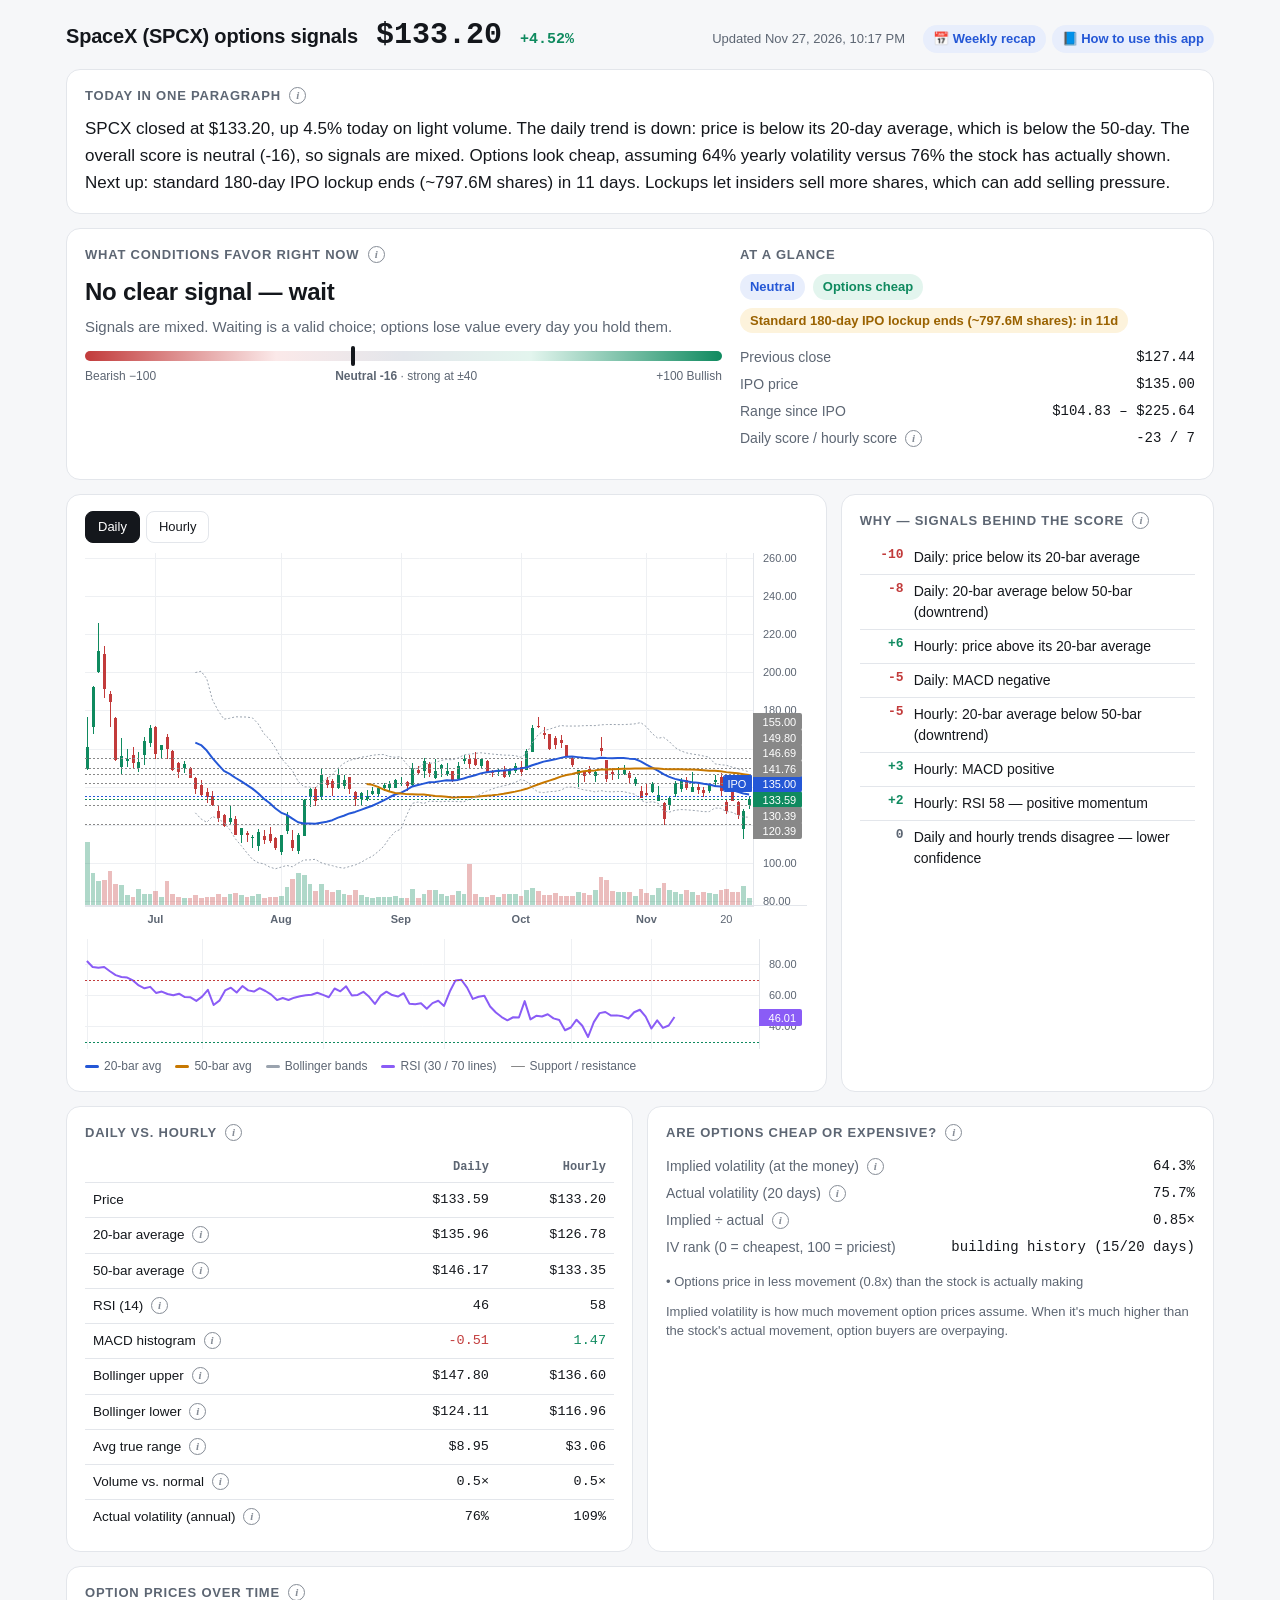
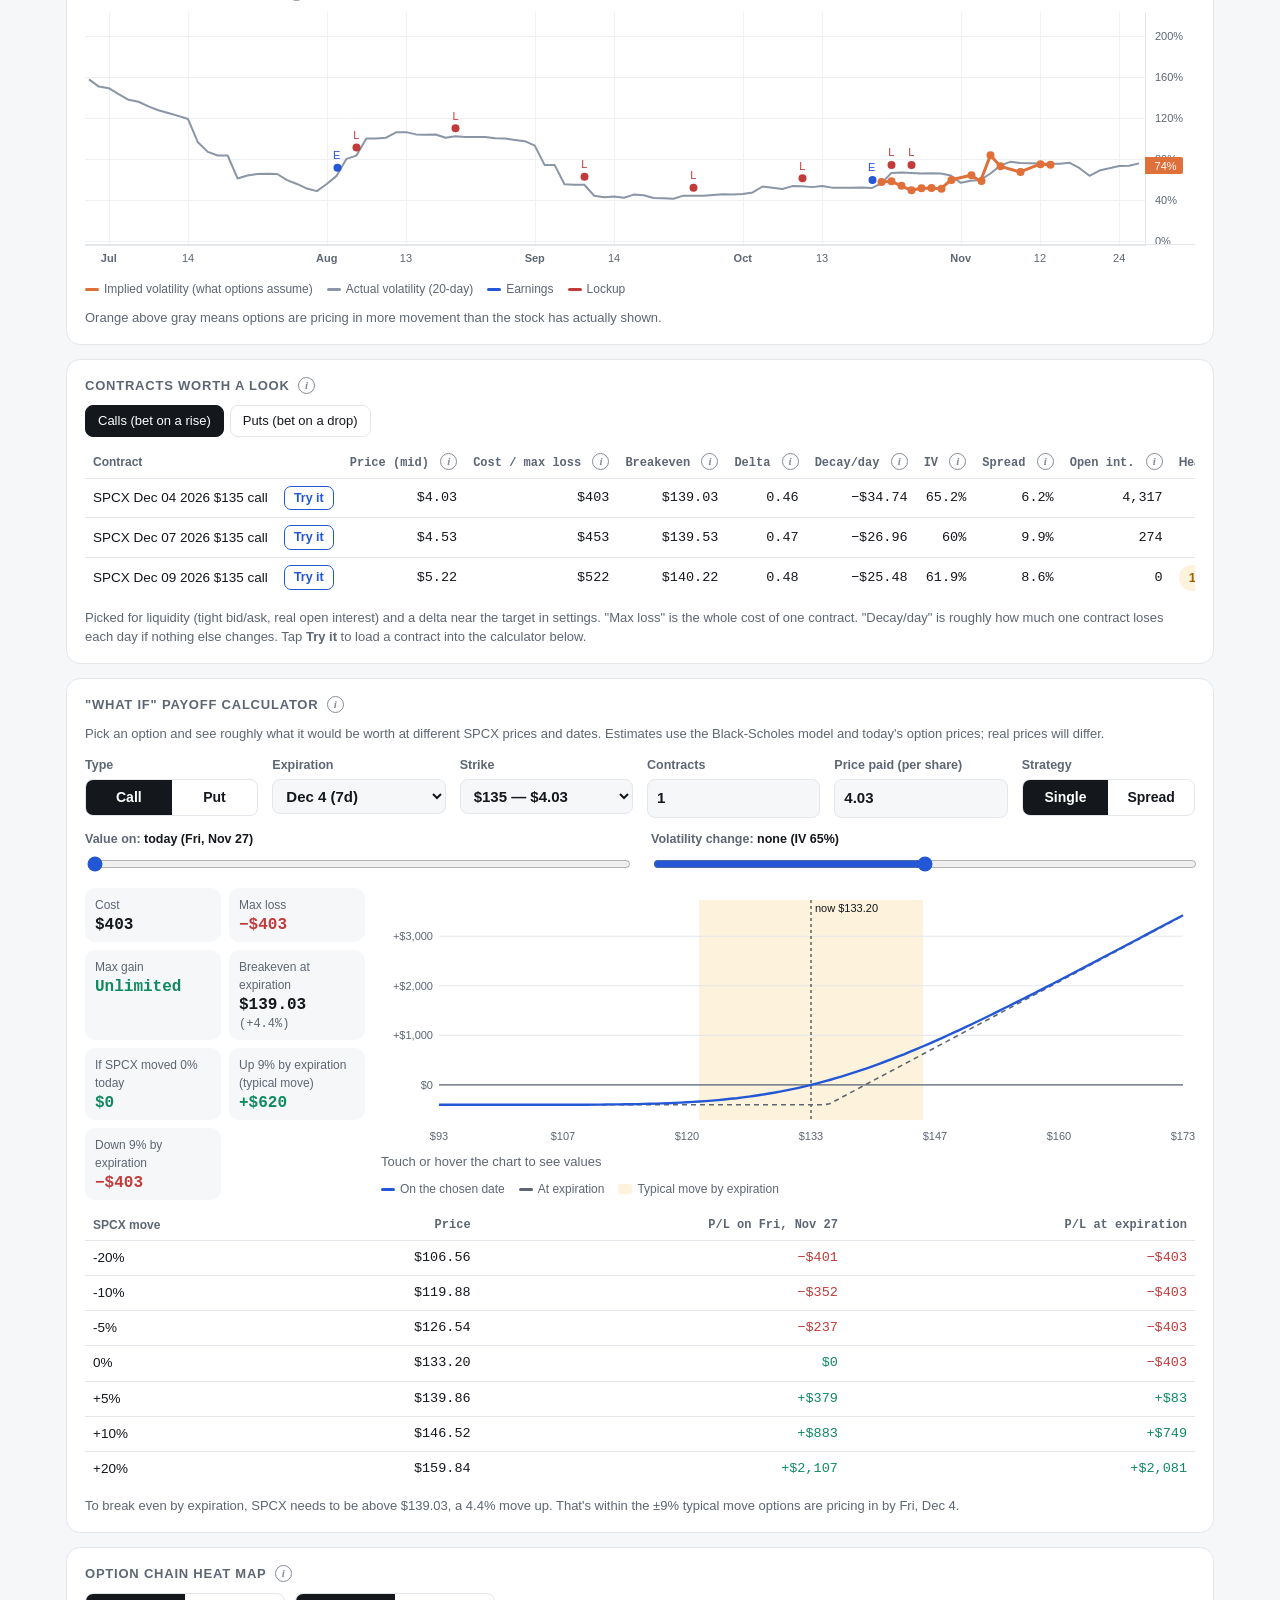
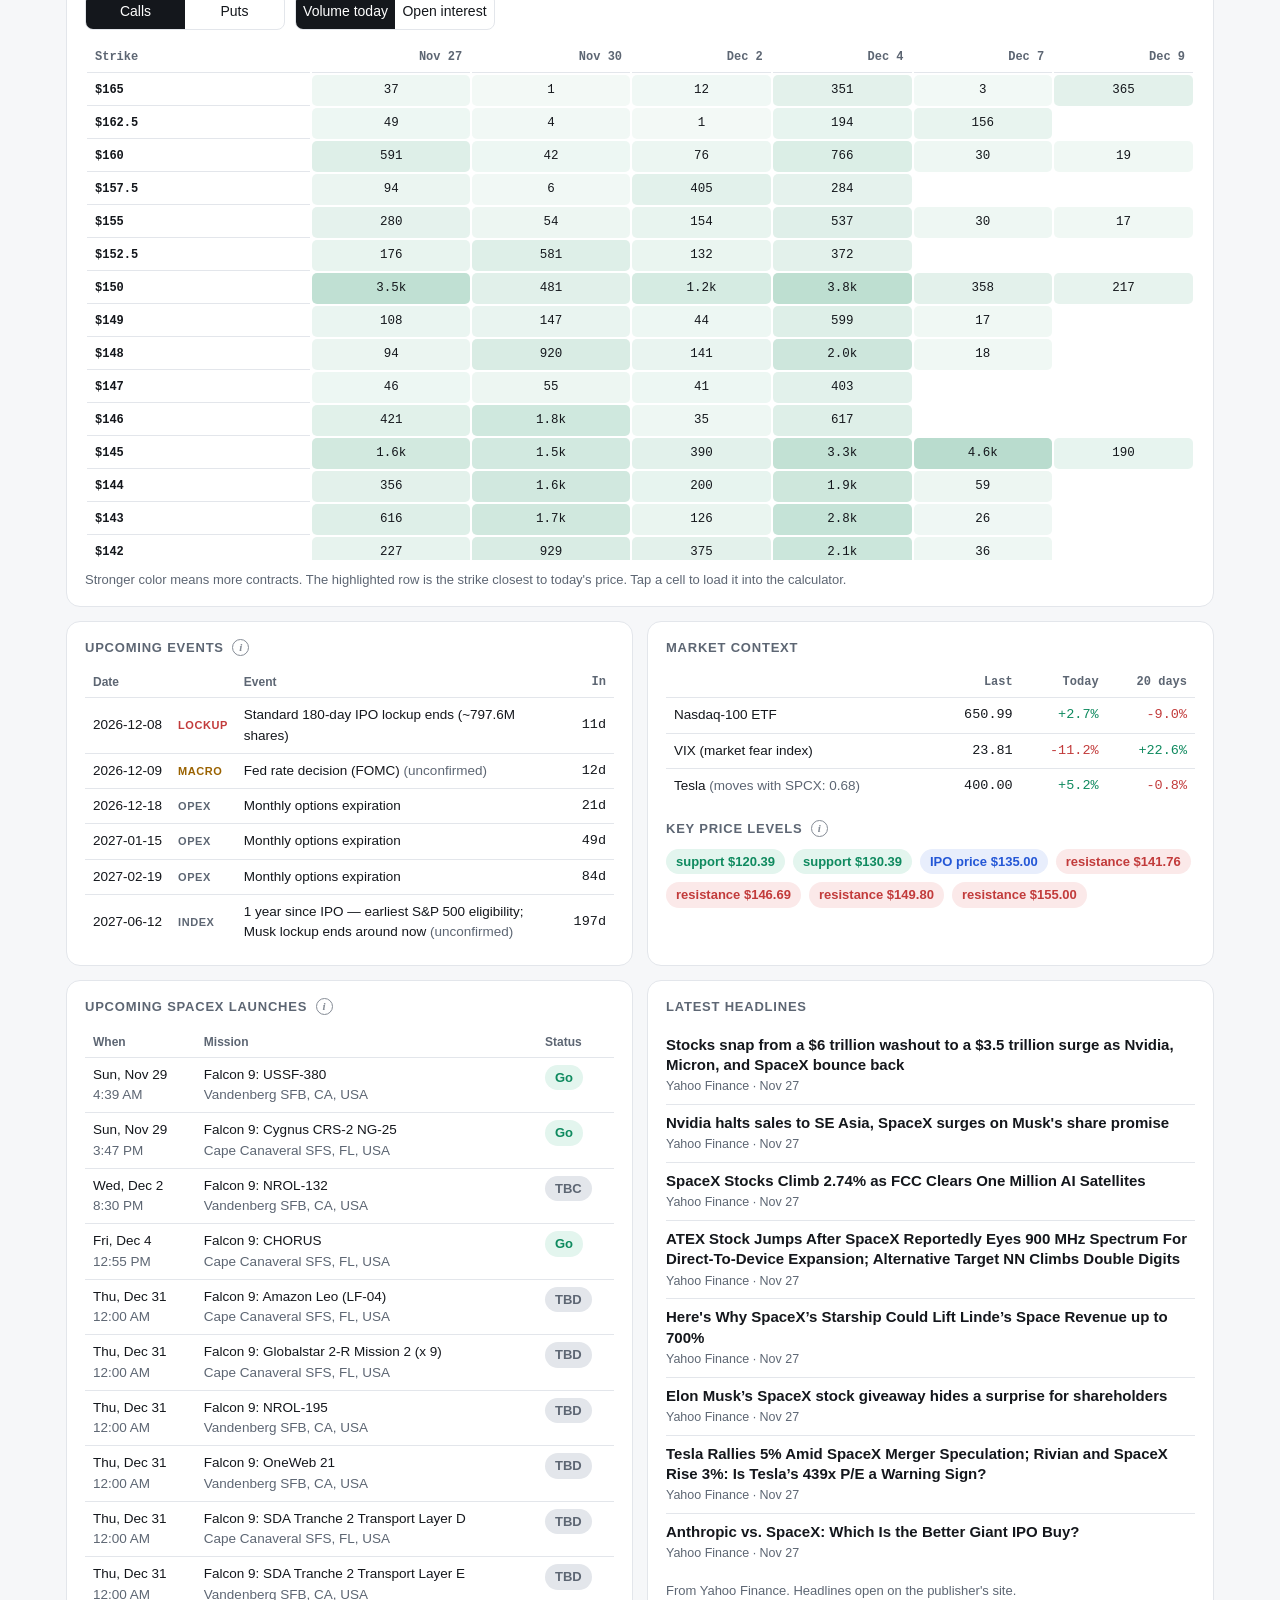
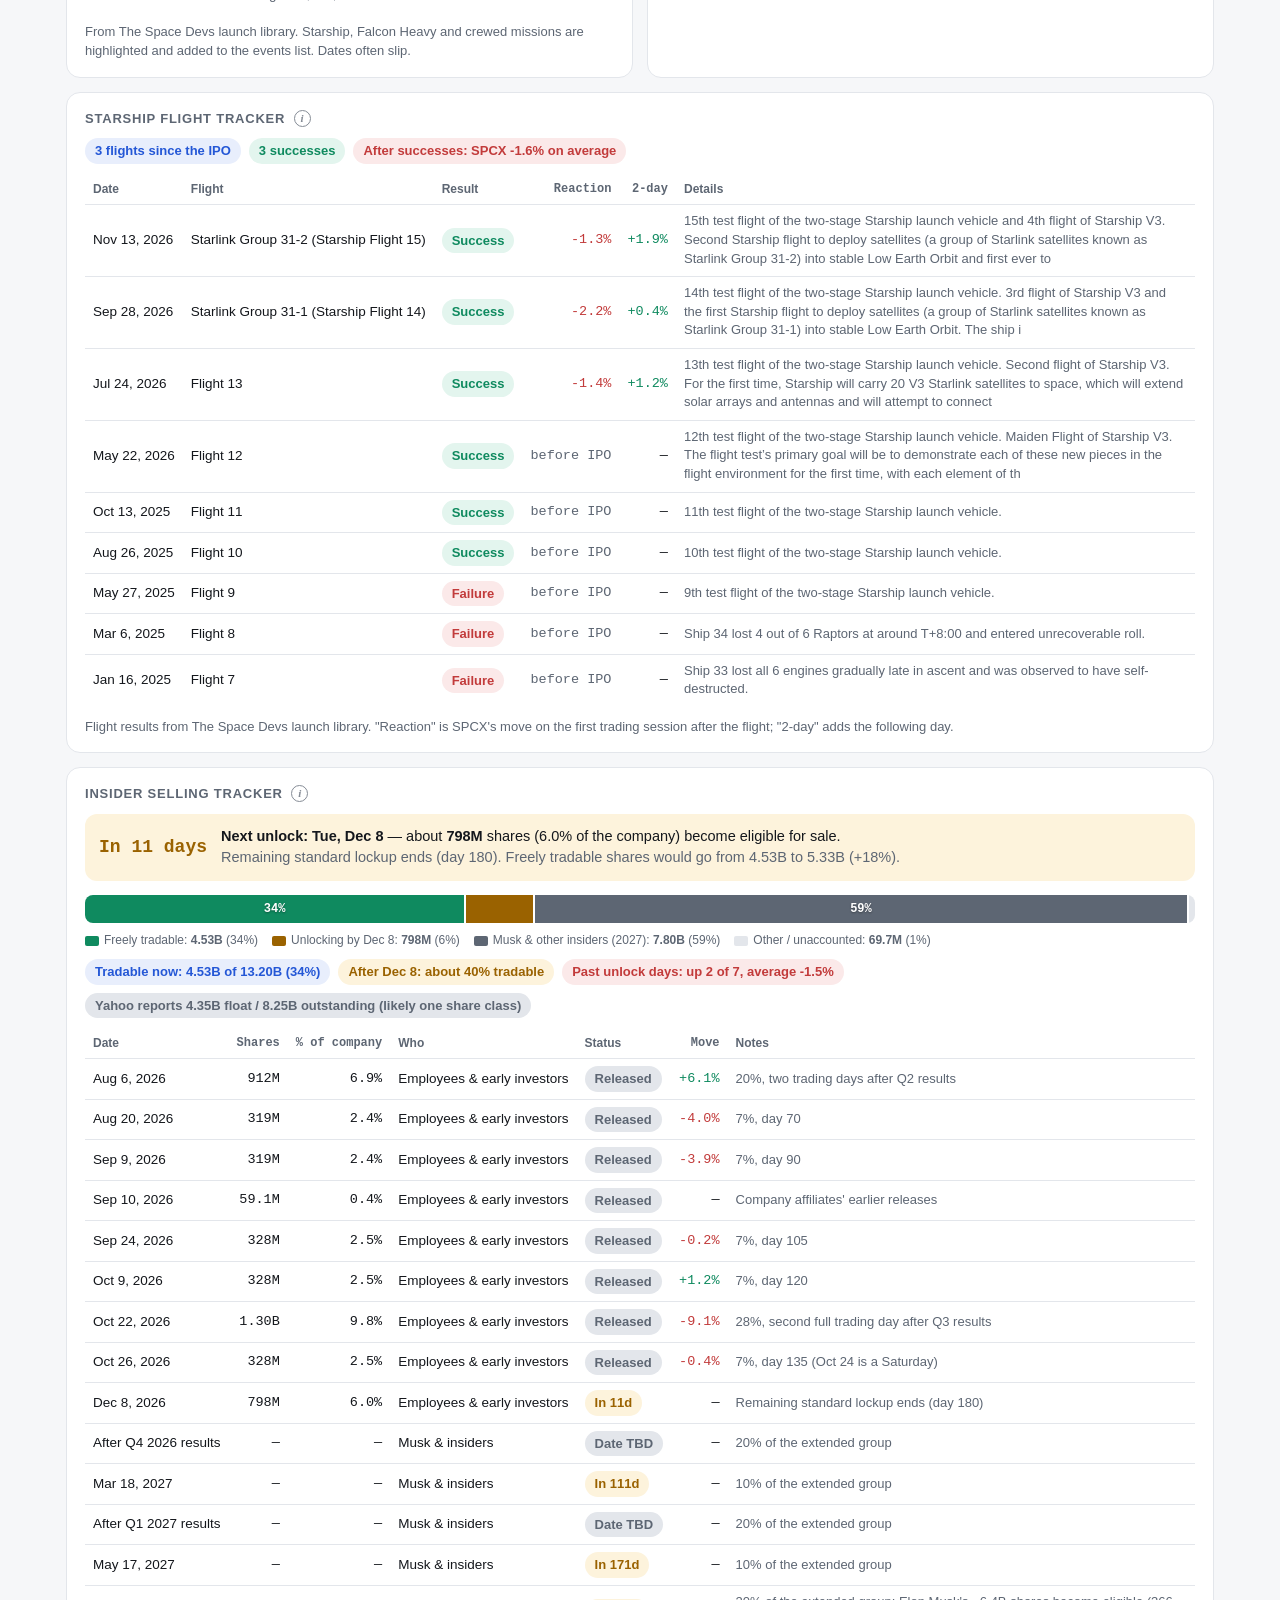
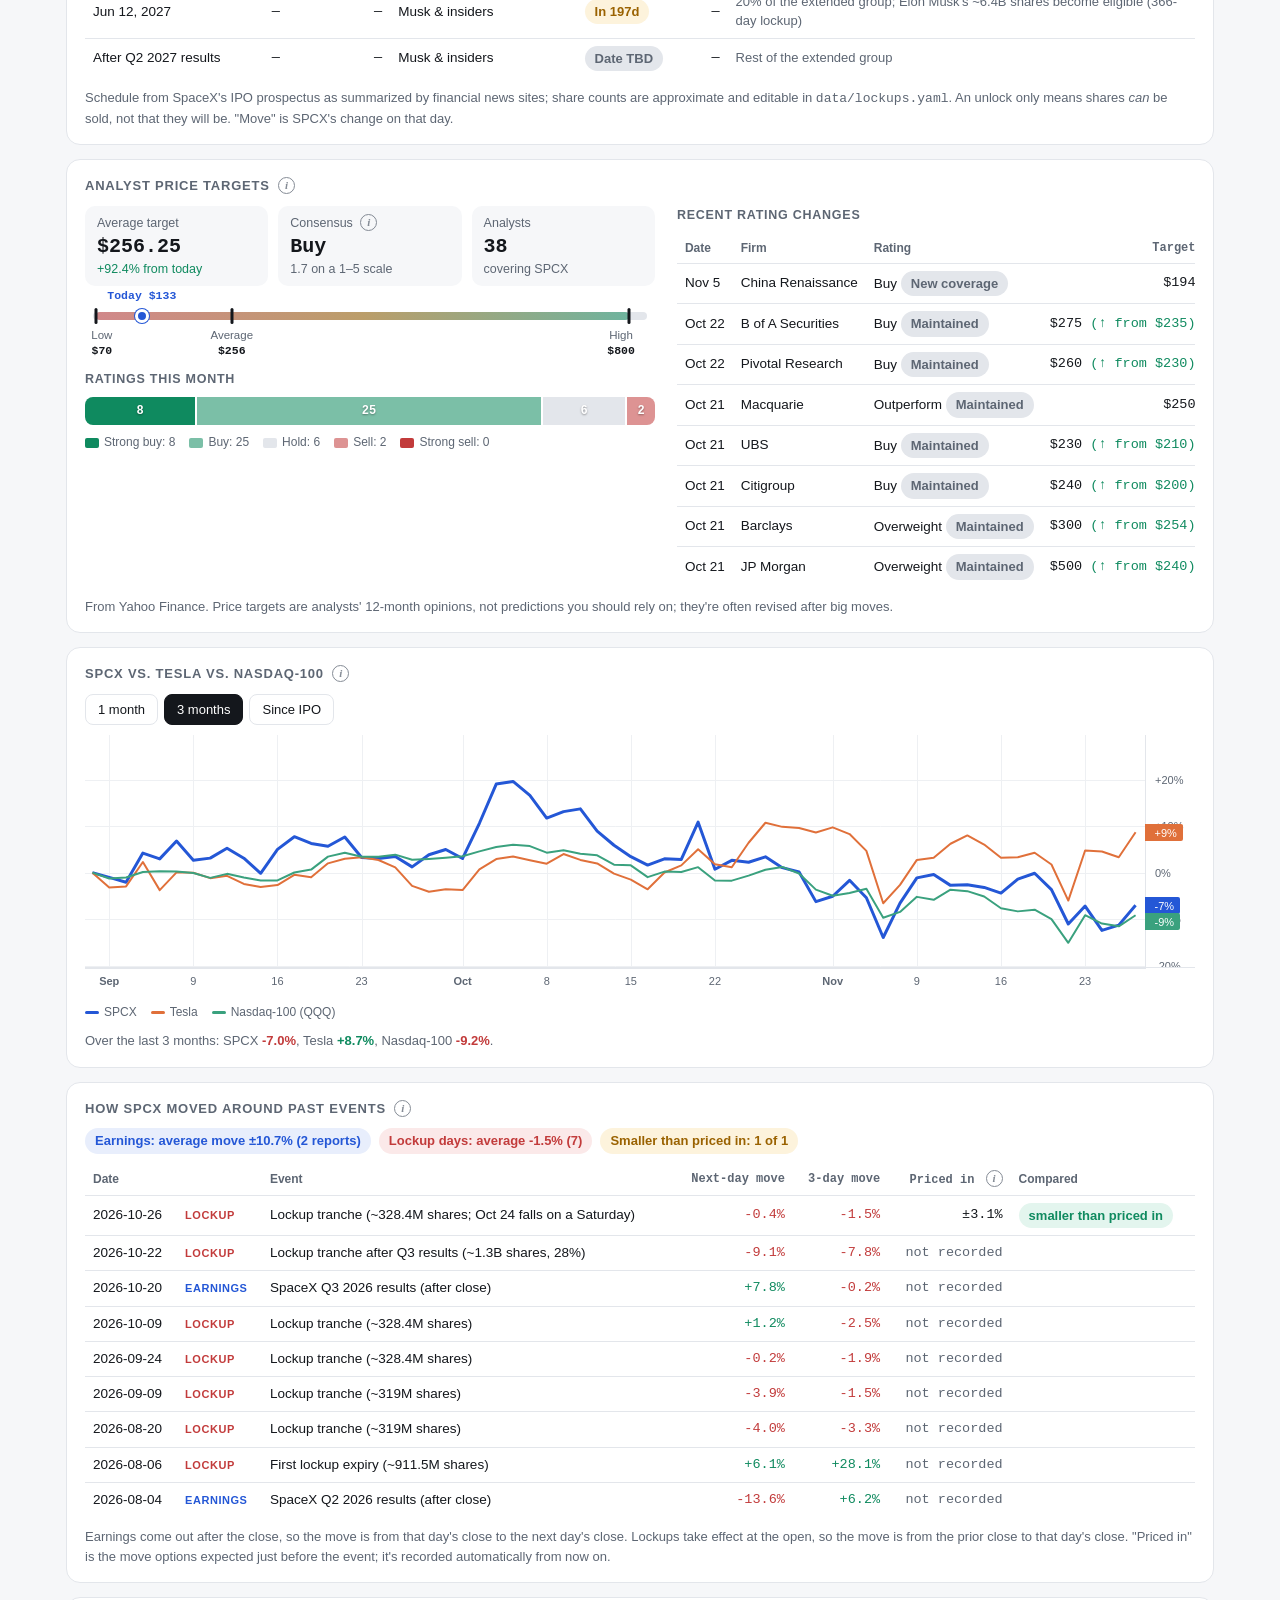
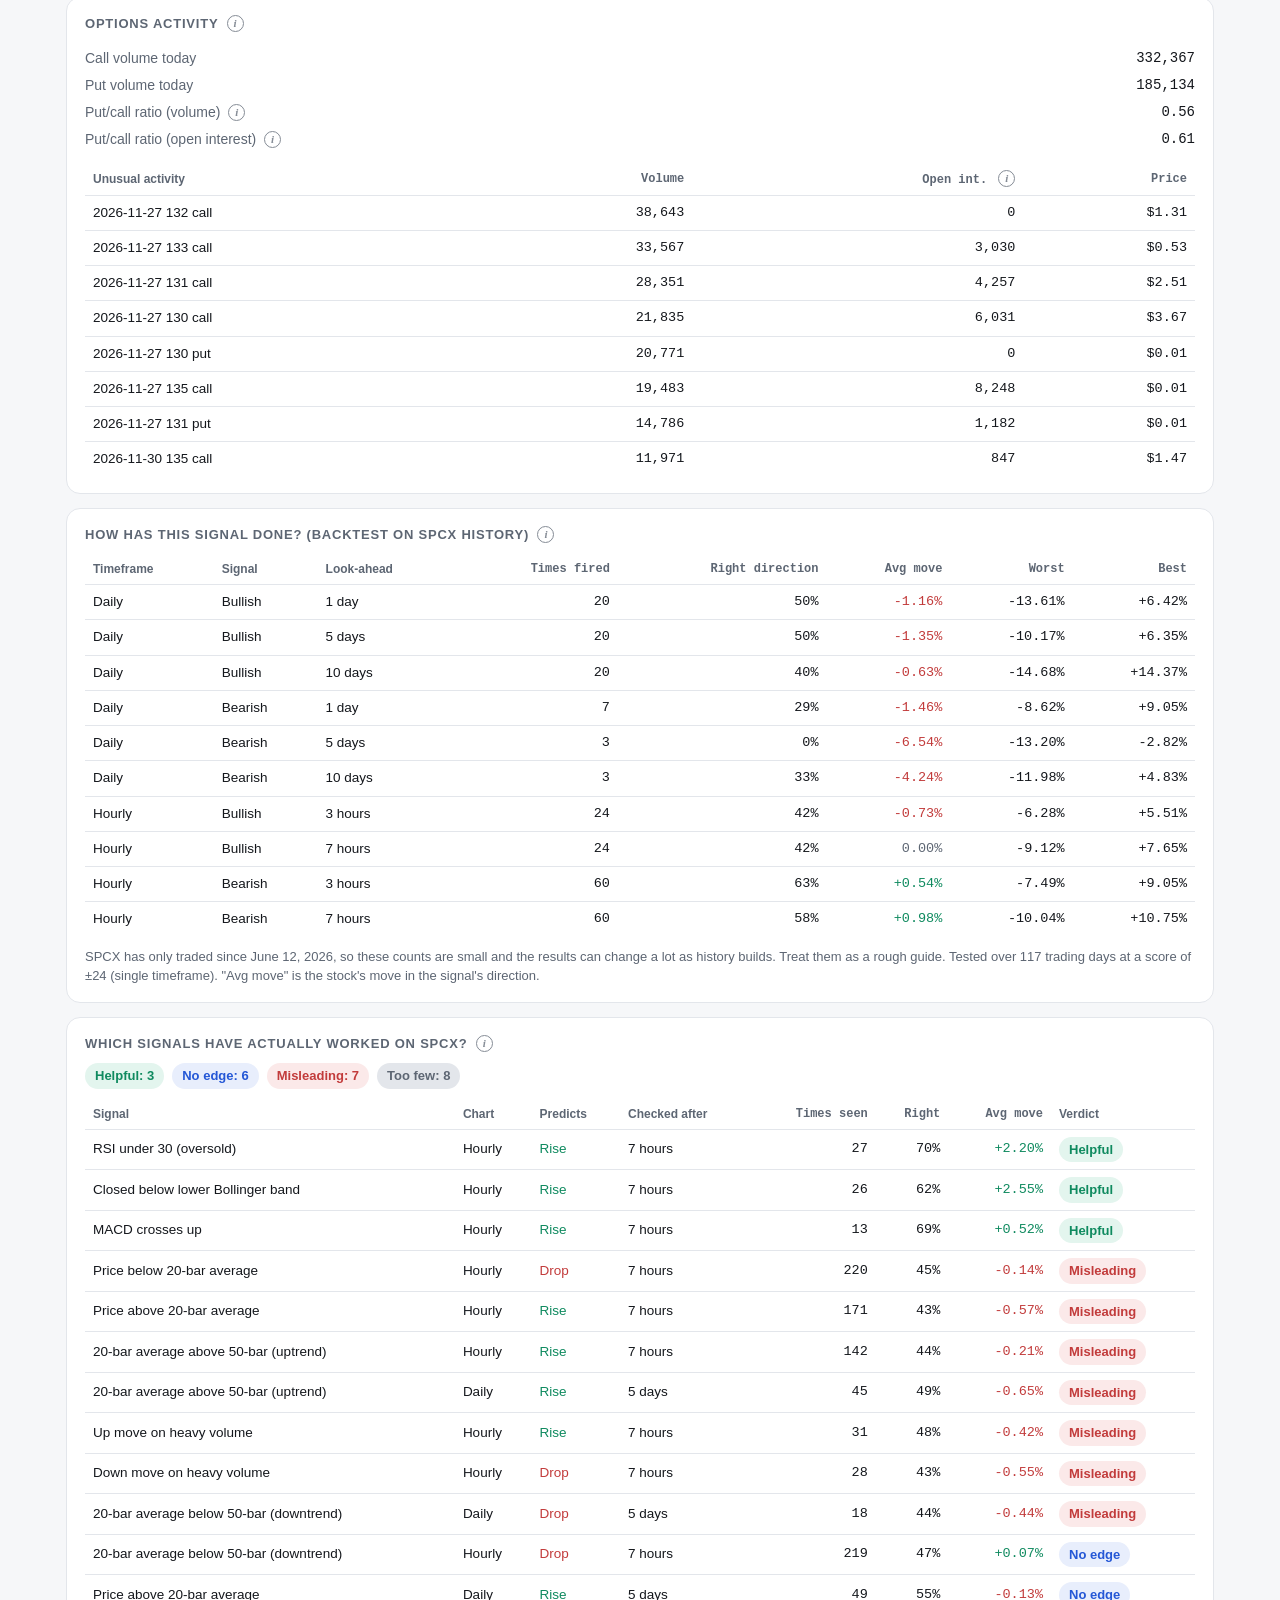
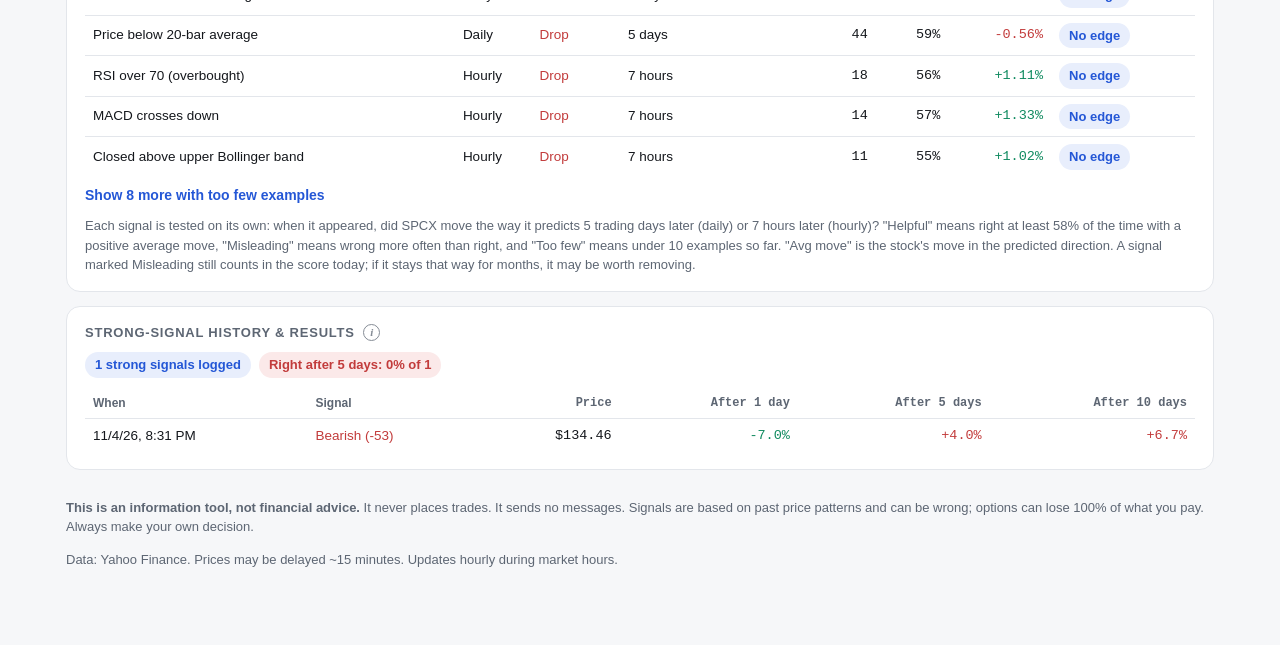
<file: docs/index.html>
<!doctype html>
<html lang="en">
<head>
<meta charset="utf-8">
<meta name="viewport" content="width=device-width, initial-scale=1, viewport-fit=cover">
<title>SPCX Options Signals</title>
<meta name="description" content="SpaceX (SPCX) options dashboard: signals, option prices, events and a payoff calculator.">
<link rel="icon" type="image/png" sizes="32x32" href="icons/favicon-32.png">
<link rel="apple-touch-icon" href="icons/apple-touch-icon.png">
<link rel="manifest" href="manifest.webmanifest">
<meta name="theme-color" content="#f6f7f9" media="(prefers-color-scheme: light)">
<meta name="theme-color" content="#0e1116" media="(prefers-color-scheme: dark)">
<meta name="apple-mobile-web-app-capable" content="yes">
<meta name="mobile-web-app-capable" content="yes">
<meta name="apple-mobile-web-app-status-bar-style" content="default">
<meta name="apple-mobile-web-app-title" content="SPCX">
<link rel="stylesheet" href="style.css">
<script src="vendor/lightweight-charts-4.1.3.js"></script>
<script>
  // Show the launch splash once per visit (skip it on later page loads in the same session)
  try { if (sessionStorage.getItem("splashSeen") === "1") document.documentElement.classList.add("no-splash"); } catch (e) {}
</script>
</head>
<body>
<div id="splash" role="status" aria-label="Loading SPCX Signals">
  <div class="sp-stars"></div>
  <div class="sp-stars sp-stars2"></div>
  <div class="sp-glow"></div>
  <div class="sp-stage">
    <div class="sp-rocket">
      <svg viewBox="0 0 60 170" width="60" height="170" aria-hidden="true">
        <defs>
          <linearGradient id="spBody" x1="0" x2="1">
            <stop offset="0" stop-color="#c9d1dc"/><stop offset=".45" stop-color="#ffffff"/><stop offset="1" stop-color="#aeb8c6"/>
          </linearGradient>
          <linearGradient id="spFlame" x1="0" y1="0" x2="0" y2="1">
            <stop offset="0" stop-color="#fff6c9"/><stop offset=".35" stop-color="#ffc24a"/><stop offset=".75" stop-color="#ff6a2b"/><stop offset="1" stop-color="#ff6a2b" stop-opacity="0"/>
          </linearGradient>
        </defs>
        <g class="sp-flame"><path d="M21 126 Q30 172 39 126 Z" fill="url(#spFlame)"/><path d="M25 126 Q30 150 35 126 Z" fill="#fffbe8"/></g>
        <path d="M14 96 L2 128 L15 121 Z" fill="#f07070"/><path d="M46 96 L58 128 L45 121 Z" fill="#f07070"/>
        <path d="M30 4 C44 24 46 56 46 96 L46 122 L14 122 L14 96 C14 56 16 24 30 4 Z" fill="url(#spBody)"/>
        <path d="M30 4 C36 12 40 22 42 32 L18 32 C20 22 24 12 30 4 Z" fill="#3fcf95"/>
        <rect x="14" y="100" width="32" height="6" fill="#7aa2ff"/>
        <circle cx="30" cy="58" r="7.5" fill="#1b2a52" stroke="#7aa2ff" stroke-width="2.5"/>
        <circle cx="27.5" cy="55.5" r="2" fill="#cfe0ff"/>
        <rect x="22" y="121" width="16" height="7" rx="2" fill="#7c8695"/>
      </svg>
    </div>
    <div class="sp-smoke"><i></i><i></i><i></i><i></i><i></i></div>
    <div class="sp-pad"></div>
  </div>
  <div class="sp-text">
    <div class="sp-title">SPCX <span>Signals</span></div>
    <div class="sp-sub">Options dashboard</div>
    <div class="sp-bar"><i></i></div>
  </div>
  <div class="sp-skip">Tap to skip</div>
</div>
<div class="wrap">
  <header class="top">
    <h1>SpaceX (SPCX) options signals</h1>
    <span class="price" id="price">—</span>
    <span class="chg" id="chg"></span>
    <span class="updated" id="updated">Loading…</span>
    <span class="top-links"><a class="guide-link" href="weekly.html">📅 Weekly recap</a> <a class="guide-link" href="guide.html">📘 How to use this app</a></span>
  </header>
  <div id="banners"></div>
  <div id="install" class="banner install" hidden></div>

  <div class="grid">
    <section class="card span12 today-card">
      <h2>Today in one paragraph <button class="ex" data-ex="today" aria-label="Explain">i</button></h2>
      <p id="today" class="today">—</p>
    </section>

    <section class="card span12">
      <div class="hero">
        <div>
          <h2>What conditions favor right now <button class="ex" data-ex="score" aria-label="Explain">i</button></h2>
          <div class="stance" id="stance">—</div>
          <p class="detail" id="detail"></p>
          <div class="gauge"><div class="needle" id="needle" style="left:50%"></div></div>
          <div class="gauge-labels"><span>Bearish −100</span><span id="scoreTxt">0</span><span>+100 Bullish</span></div>
        </div>
        <div>
          <h2>At a glance</h2>
          <div class="chips" id="chips" style="margin-bottom:12px"></div>
          <dl class="kv" id="glance"></dl>
        </div>
      </div>
    </section>

    <section class="card span8">
      <div class="tabs"><button data-tf="daily" class="on">Daily</button><button data-tf="hourly">Hourly</button></div>
      <div id="chart"></div>
      <div id="rsi"></div>
      <div class="legend">
        <span><i style="background:#2457d6"></i>20-bar avg</span>
        <span><i style="background:#c77800"></i>50-bar avg</span>
        <span><i style="background:#9aa3ae"></i>Bollinger bands</span>
        <span><i style="background:#8a5cf6"></i>RSI (30 / 70 lines)</span>
        <span><i style="background:#888;height:1px;border-top:1px dashed #888"></i>Support / resistance</span>
      </div>
    </section>

    <section class="card span4">
      <h2>Why — signals behind the score <button class="ex" data-ex="why" aria-label="Explain">i</button></h2>
      <ul class="reasons" id="reasons"></ul>
    </section>

    <section class="card span6">
      <h2>Daily vs. hourly <button class="ex" data-ex="tf" aria-label="Explain">i</button></h2>
      <div class="scroll"><table id="tf"></table></div>
    </section>

    <section class="card span6">
      <h2>Are options cheap or expensive? <button class="ex" data-ex="iv" aria-label="Explain">i</button></h2>
      <dl class="kv" id="vol"></dl>
      <div id="volnotes"></div>
    </section>

    <section class="card span12">
      <h2>Option prices over time <button class="ex" data-ex="ivhist" aria-label="Explain">i</button></h2>
      <div id="volchart" class="minichart"></div>
      <div class="legend"><span><i style="background:#e0703a"></i>Implied volatility (what options assume)</span><span><i style="background:#8a95a5"></i>Actual volatility (20-day)</span><span><i style="background:var(--accent)"></i>Earnings</span><span><i style="background:var(--down)"></i>Lockup</span></div>
      <p class="note" id="volchart-note"></p>
    </section>

    <section class="card span12">
      <h2>Contracts worth a look <button class="ex" data-ex="contracts" aria-label="Explain">i</button></h2>
      <div class="tabs"><button data-sg="calls" class="on">Calls (bet on a rise)</button><button data-sg="puts">Puts (bet on a drop)</button></div>
      <div class="scroll"><table id="sugg"></table></div>
      <p class="note">Picked for liquidity (tight bid/ask, real open interest) and a delta near the target in settings. "Max loss" is the whole cost of one contract. "Decay/day" is roughly how much one contract loses each day if nothing else changes. Tap <strong>Try it</strong> to load a contract into the calculator below.</p>
    </section>

    <section class="card span12" id="calc-card">
      <h2>"What if" payoff calculator <button class="ex" data-ex="calc" aria-label="Explain">i</button></h2>
      <p class="note" style="margin-top:0">Pick an option and see roughly what it would be worth at different SPCX prices and dates. Estimates use the Black-Scholes model and today's option prices; real prices will differ.</p>
      <div class="calc-controls">
        <label>Type
          <div class="seg" id="c-type"><button data-v="c" class="on">Call</button><button data-v="p">Put</button></div>
        </label>
        <label>Expiration <select id="c-exp"></select></label>
        <label>Strike <select id="c-strike"></select></label>
        <label>Contracts <input id="c-qty" type="number" min="1" max="100" step="1" value="1" inputmode="numeric"></label>
        <label>Price paid (per share) <input id="c-price" type="number" min="0" step="0.01" inputmode="decimal"></label>
        <label>Strategy
          <div class="seg" id="c-strat"><button data-v="single" class="on">Single</button><button data-v="spread">Spread</button></div>
        </label>
        <label id="c-short-wrap" hidden><span id="c-short-label">Sell strike</span> <select id="c-short"></select></label>
      </div>
      <div class="calc-sliders">
        <label><span>Value on: <b id="c-date-txt"></b></span><input id="c-date" type="range" min="0" value="0" step="1"></label>
        <label><span>Volatility change: <b id="c-iv-txt"></b></span><input id="c-iv" type="range" min="-60" max="60" value="0" step="5"></label>
      </div>
      <div class="calc-out">
        <div class="calc-stats" id="c-stats"></div>
        <div class="calc-chart-wrap">
          <svg id="c-chart" role="img" aria-label="Profit and loss chart"></svg>
          <div class="calc-readout" id="c-readout">Touch or hover the chart to see values</div>
          <div class="legend"><span><i style="background:var(--accent)"></i>On the chosen date</span><span><i style="background:var(--muted)"></i>At expiration</span><span><i style="background:var(--warn-bg);height:10px"></i>Typical move by expiration</span></div>
        </div>
      </div>
      <div class="scroll"><table id="c-table"></table></div>
      <p class="note" id="c-note"></p>
    </section>

    <section class="card span12">
      <h2>Option chain heat map <button class="ex" data-ex="heatmap" aria-label="Explain">i</button></h2>
      <div class="hm-controls">
        <div class="seg" id="hm-type"><button data-v="c" class="on">Calls</button><button data-v="p">Puts</button></div>
        <div class="seg" id="hm-metric"><button data-v="v" class="on">Volume today</button><button data-v="oi">Open interest</button></div>
      </div>
      <div class="scroll hm-scroll"><table id="heatmap" class="heatmap"></table></div>
      <p class="note">Stronger color means more contracts. The highlighted row is the strike closest to today's price. Tap a cell to load it into the calculator.</p>
    </section>

    <section class="card span6">
      <h2>Upcoming events <button class="ex" data-ex="events" aria-label="Explain">i</button></h2>
      <div class="scroll"><table id="events"></table></div>
    </section>

    <section class="card span6">
      <h2>Market context</h2>
      <div class="scroll"><table id="context"></table></div>
      <h2 style="margin-top:16px">Key price levels <button class="ex" data-ex="levels" aria-label="Explain">i</button></h2>
      <div class="chips" id="levels"></div>
    </section>

    <section class="card span6">
      <h2>Upcoming SpaceX launches <button class="ex" data-ex="launches" aria-label="Explain">i</button></h2>
      <div class="scroll"><table id="launches"></table></div>
      <p class="note">From The Space Devs launch library. Starship, Falcon Heavy and crewed missions are highlighted and added to the events list. Dates often slip.</p>
    </section>

    <section class="card span6">
      <h2>Latest headlines</h2>
      <ul class="news" id="news"></ul>
      <p class="note">From Yahoo Finance. Headlines open on the publisher's site.</p>
    </section>

    <section class="card span12">
      <h2>Starship flight tracker <button class="ex" data-ex="starship" aria-label="Explain">i</button></h2>
      <div class="chips" id="ss-summary" style="margin-bottom:10px"></div>
      <div id="ss-next"></div>
      <div class="scroll"><table id="ss-table"></table></div>
      <p class="note" id="ss-note">Flight results from The Space Devs launch library. "Reaction" is SPCX's move on the first trading session after the flight; "2-day" adds the following day.</p>
    </section>

    <section class="card span12">
      <h2>Insider selling tracker <button class="ex" data-ex="lockups" aria-label="Explain">i</button></h2>
      <div id="lk-next"></div>
      <div class="lk-bar" id="lk-bar"></div>
      <div class="legend" id="lk-legend"></div>
      <div class="chips" id="lk-chips" style="margin:10px 0"></div>
      <div class="scroll"><table id="lk-table"></table></div>
      <p class="note">Schedule from SpaceX's IPO prospectus as summarized by financial news sites; share counts are approximate and editable in <code>data/lockups.yaml</code>. An unlock only means shares <em>can</em> be sold, not that they will be. "Move" is SPCX's change on that day.</p>
    </section>

    <section class="card span12">
      <h2>Analyst price targets <button class="ex" data-ex="analysts" aria-label="Explain">i</button></h2>
      <div class="an-grid">
        <div>
          <div id="an-head"></div>
          <div class="an-range" id="an-range"></div>
          <div id="an-mix"></div>
        </div>
        <div>
          <h3 class="sub">Recent rating changes</h3>
          <div class="scroll"><table id="an-changes"></table></div>
        </div>
      </div>
      <p class="note">From Yahoo Finance. Price targets are analysts' 12-month opinions, not predictions you should rely on; they're often revised after big moves.</p>
    </section>

    <section class="card span12">
      <h2>SPCX vs. Tesla vs. Nasdaq-100 <button class="ex" data-ex="compare" aria-label="Explain">i</button></h2>
      <div class="tabs" id="cmp-range"><button data-r="21">1 month</button><button data-r="63" class="on">3 months</button><button data-r="9999">Since IPO</button></div>
      <div id="cmpchart" class="minichart"></div>
      <div class="legend"><span><i style="background:#2457d6"></i>SPCX</span><span><i style="background:#e0703a"></i>Tesla</span><span><i style="background:#3aa17e"></i>Nasdaq-100 (QQQ)</span></div>
      <p class="note" id="cmp-note"></p>
    </section>

    <section class="card span12">
      <h2>How SPCX moved around past events <button class="ex" data-ex="eventmoves" aria-label="Explain">i</button></h2>
      <div class="chips" id="em-summary" style="margin-bottom:10px"></div>
      <div class="scroll"><table id="em-table"></table></div>
      <p class="note">Earnings come out after the close, so the move is from that day's close to the next day's close. Lockups take effect at the open, so the move is from the prior close to that day's close. "Priced in" is the move options expected just before the event; it's recorded automatically from now on.</p>
    </section>

    <section class="card span12">
      <h2>Options activity <button class="ex" data-ex="putcall" aria-label="Explain">i</button></h2>
      <dl class="kv" id="flow"></dl>
      <div class="scroll" style="margin-top:10px"><table id="unusual"></table></div>
    </section>

    <section class="card span12">
      <h2>How has this signal done? (backtest on SPCX history) <button class="ex" data-ex="backtest" aria-label="Explain">i</button></h2>
      <div class="scroll"><table id="bt"></table></div>
      <p class="note" id="btnote"></p>
    </section>

    <section class="card span12">
      <h2>Which signals have actually worked on SPCX? <button class="ex" data-ex="grades" aria-label="Explain">i</button></h2>
      <div class="chips" id="sg-summary" style="margin-bottom:10px"></div>
      <div class="scroll"><table id="sg-table"></table></div>
      <button class="linkbtn" id="sg-more" hidden></button>
      <p class="note" id="sg-note"></p>
    </section>

    <section class="card span12">
      <h2>Strong-signal history &amp; results <button class="ex" data-ex="history" aria-label="Explain">i</button></h2>
      <div id="track" class="chips" style="margin-bottom:10px"></div>
      <div class="scroll"><table id="signals"></table></div>
    </section>
  </div>

  <footer>
    <p><strong>This is an information tool, not financial advice.</strong> It never places trades. It sends no messages. Signals are based on past price patterns and can be wrong; options can lose 100% of what you pay. Always make your own decision.</p>
    <p id="footsrc"></p>
  </footer>
</div>
<script src="app.js"></script>
<script src="calc.js"></script>
<script src="extras.js"></script>
<script src="trackers.js"></script>
<div id="ex-pop" class="ex-pop" role="dialog" hidden></div>
</body>
</html>
</file>
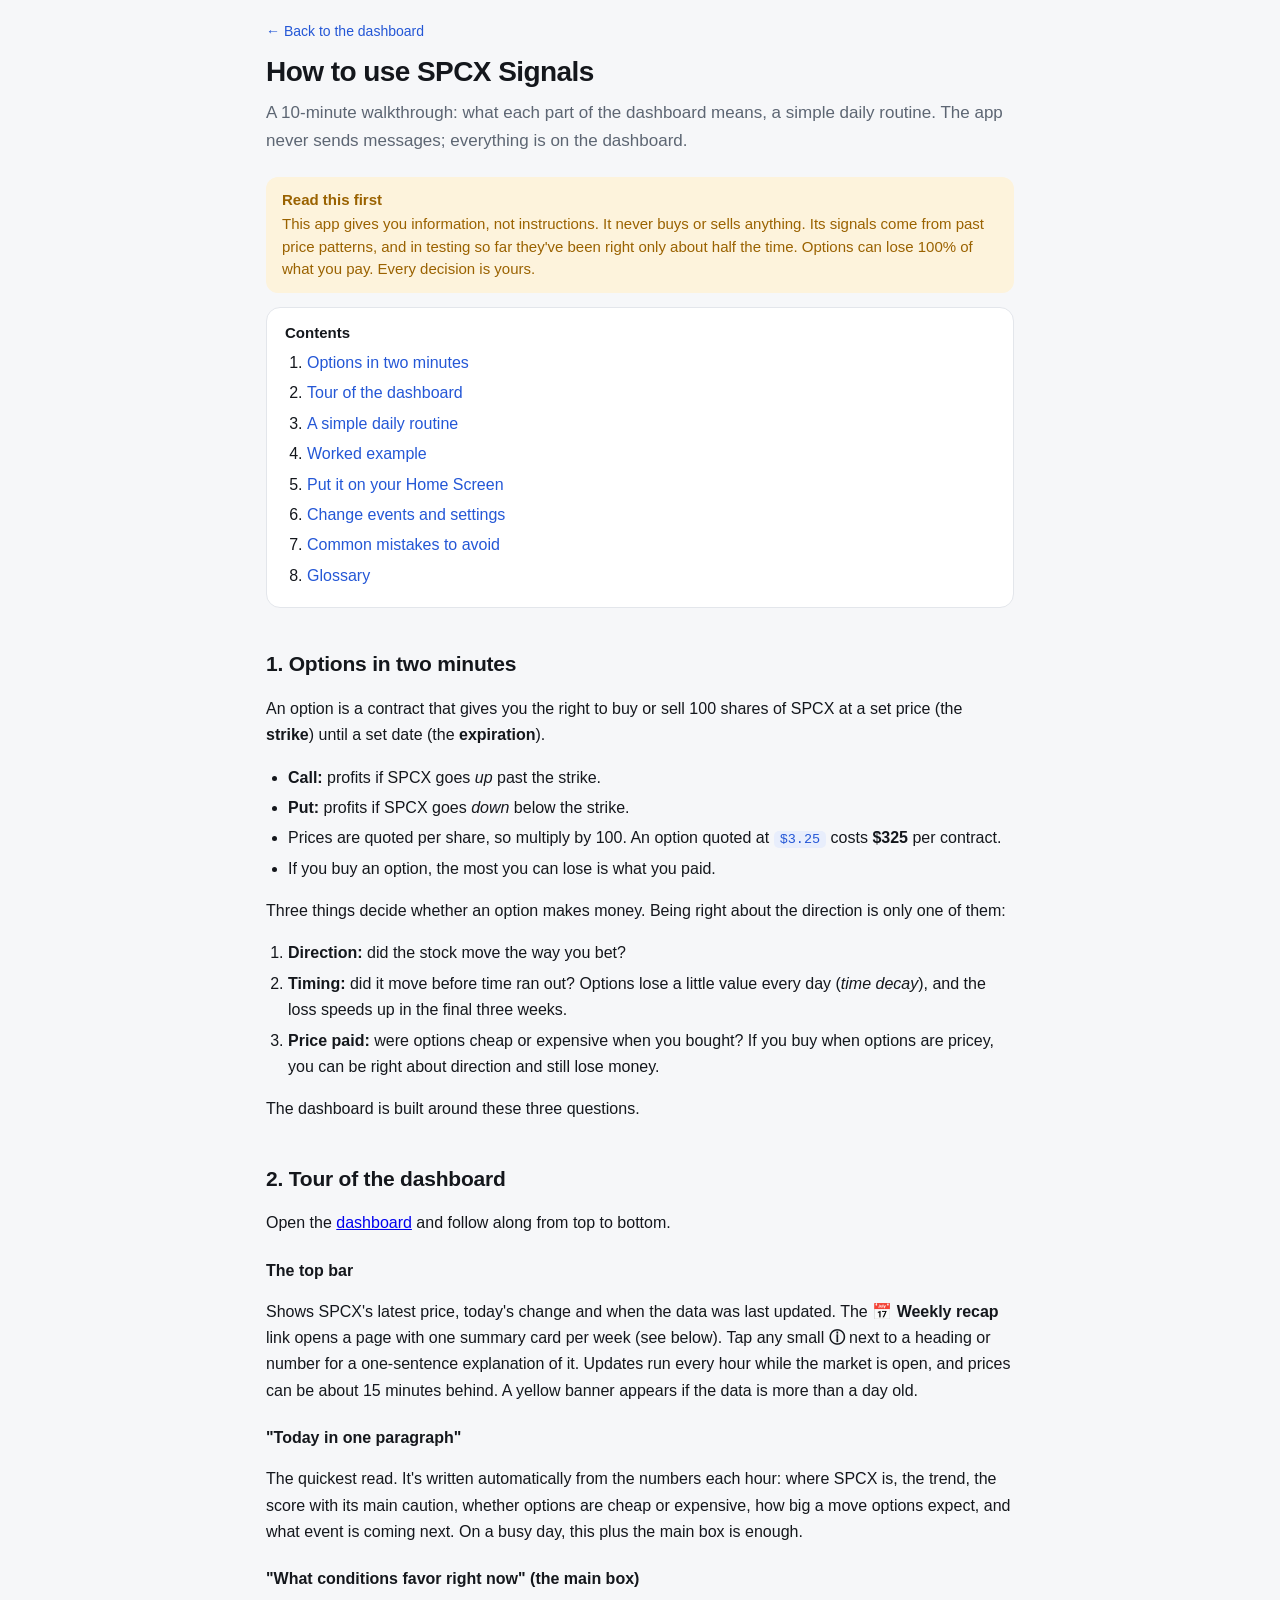
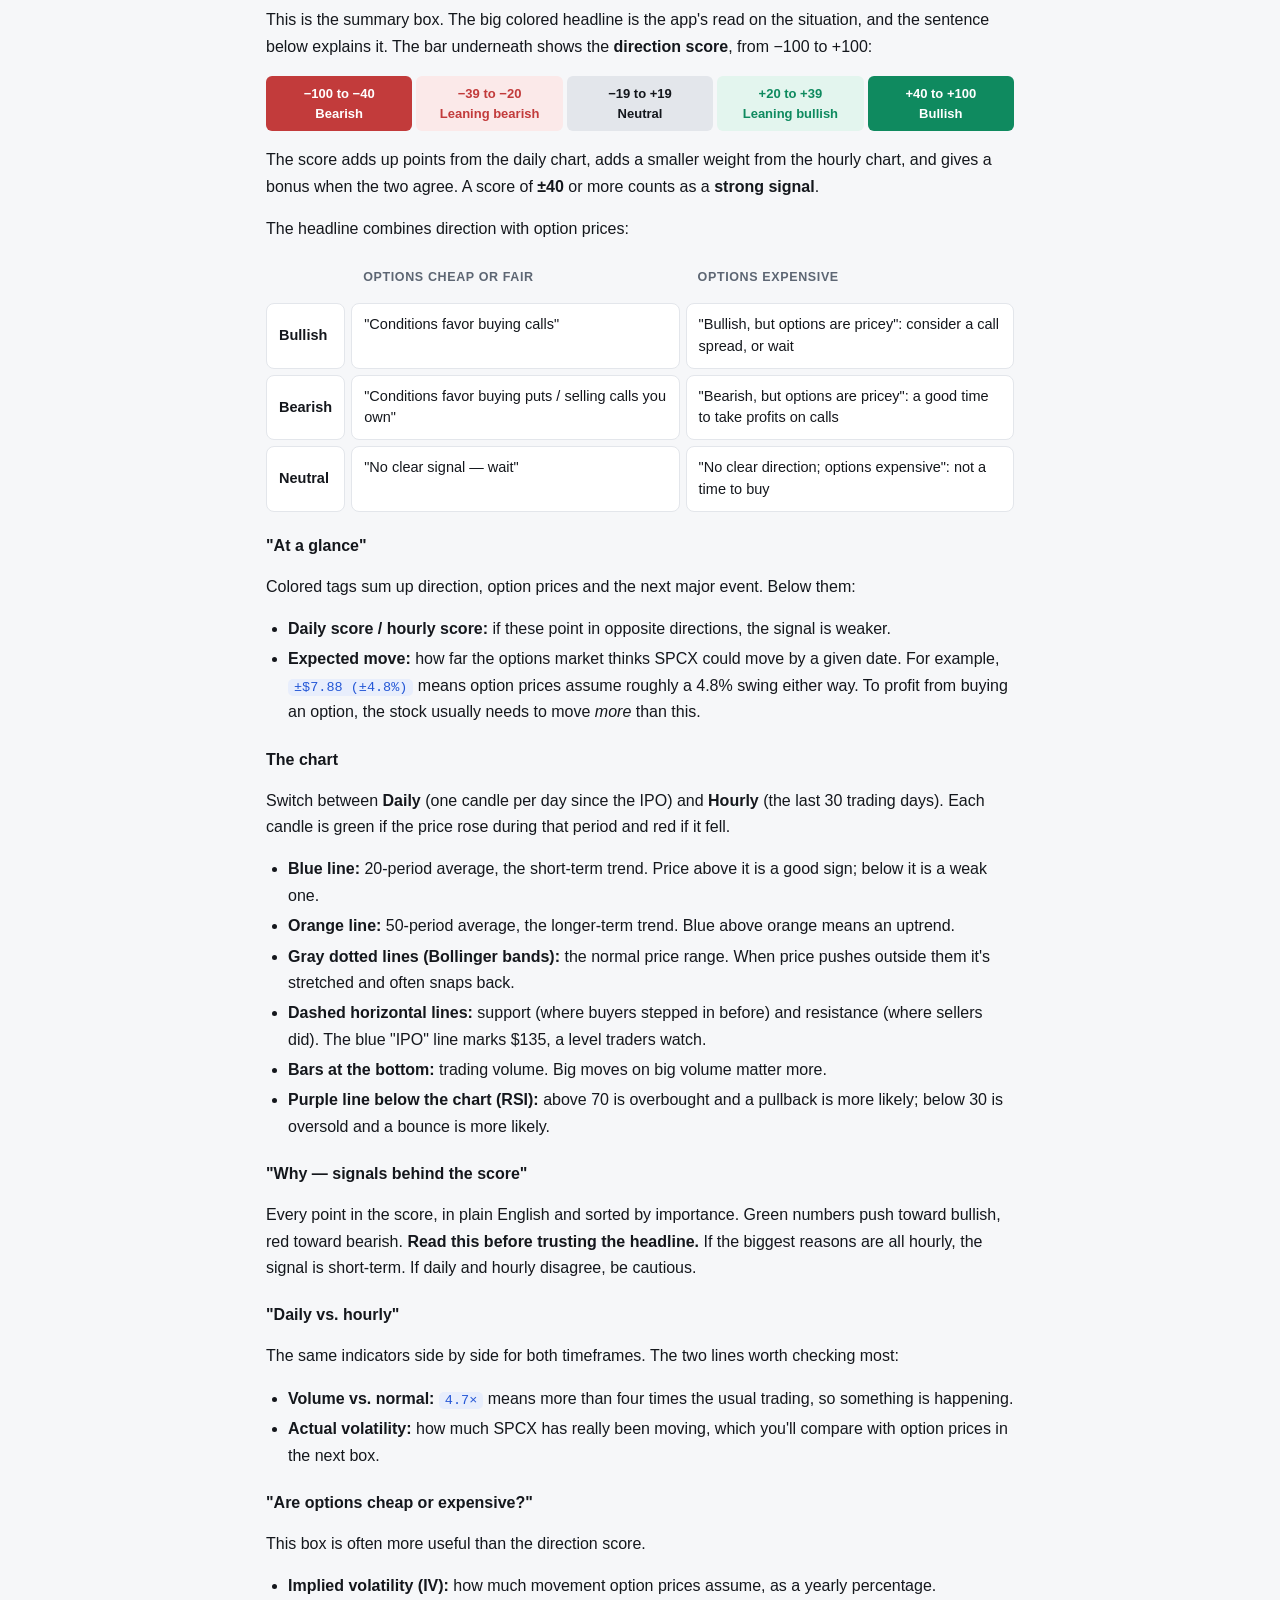
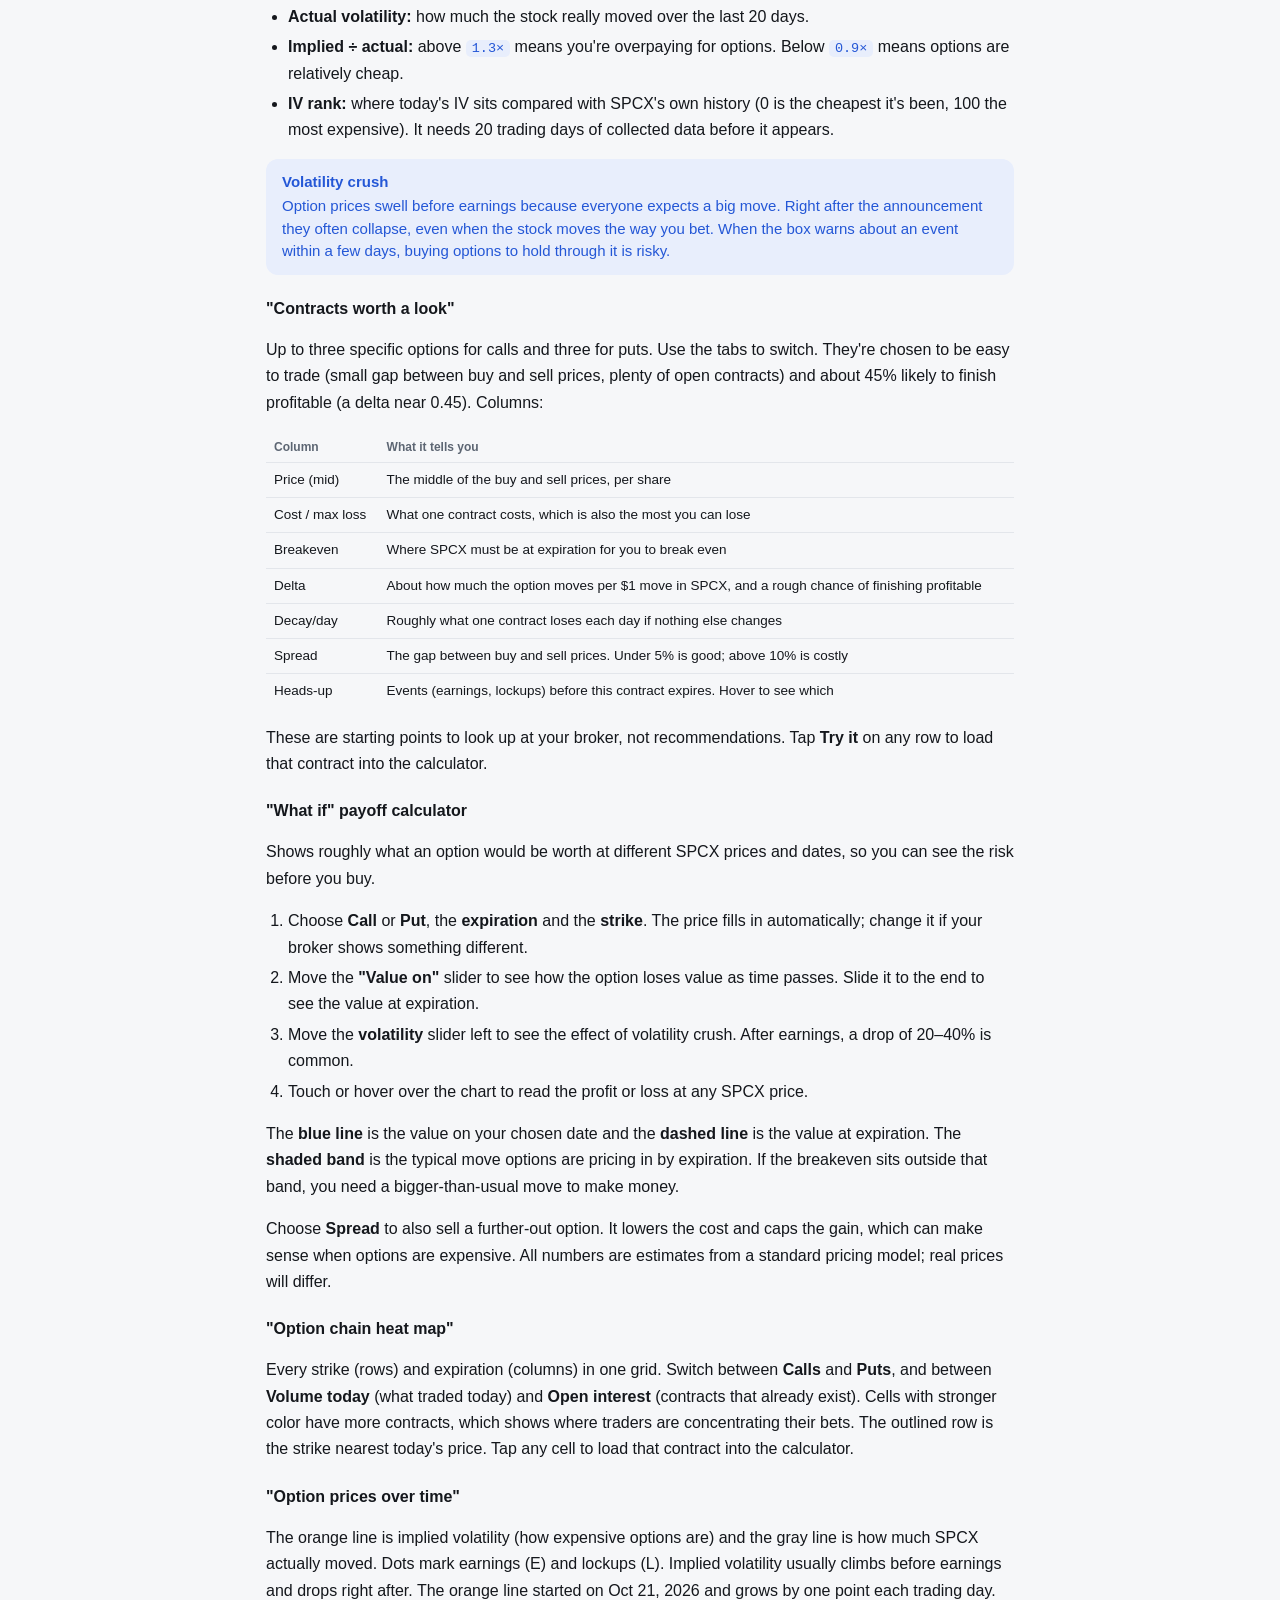
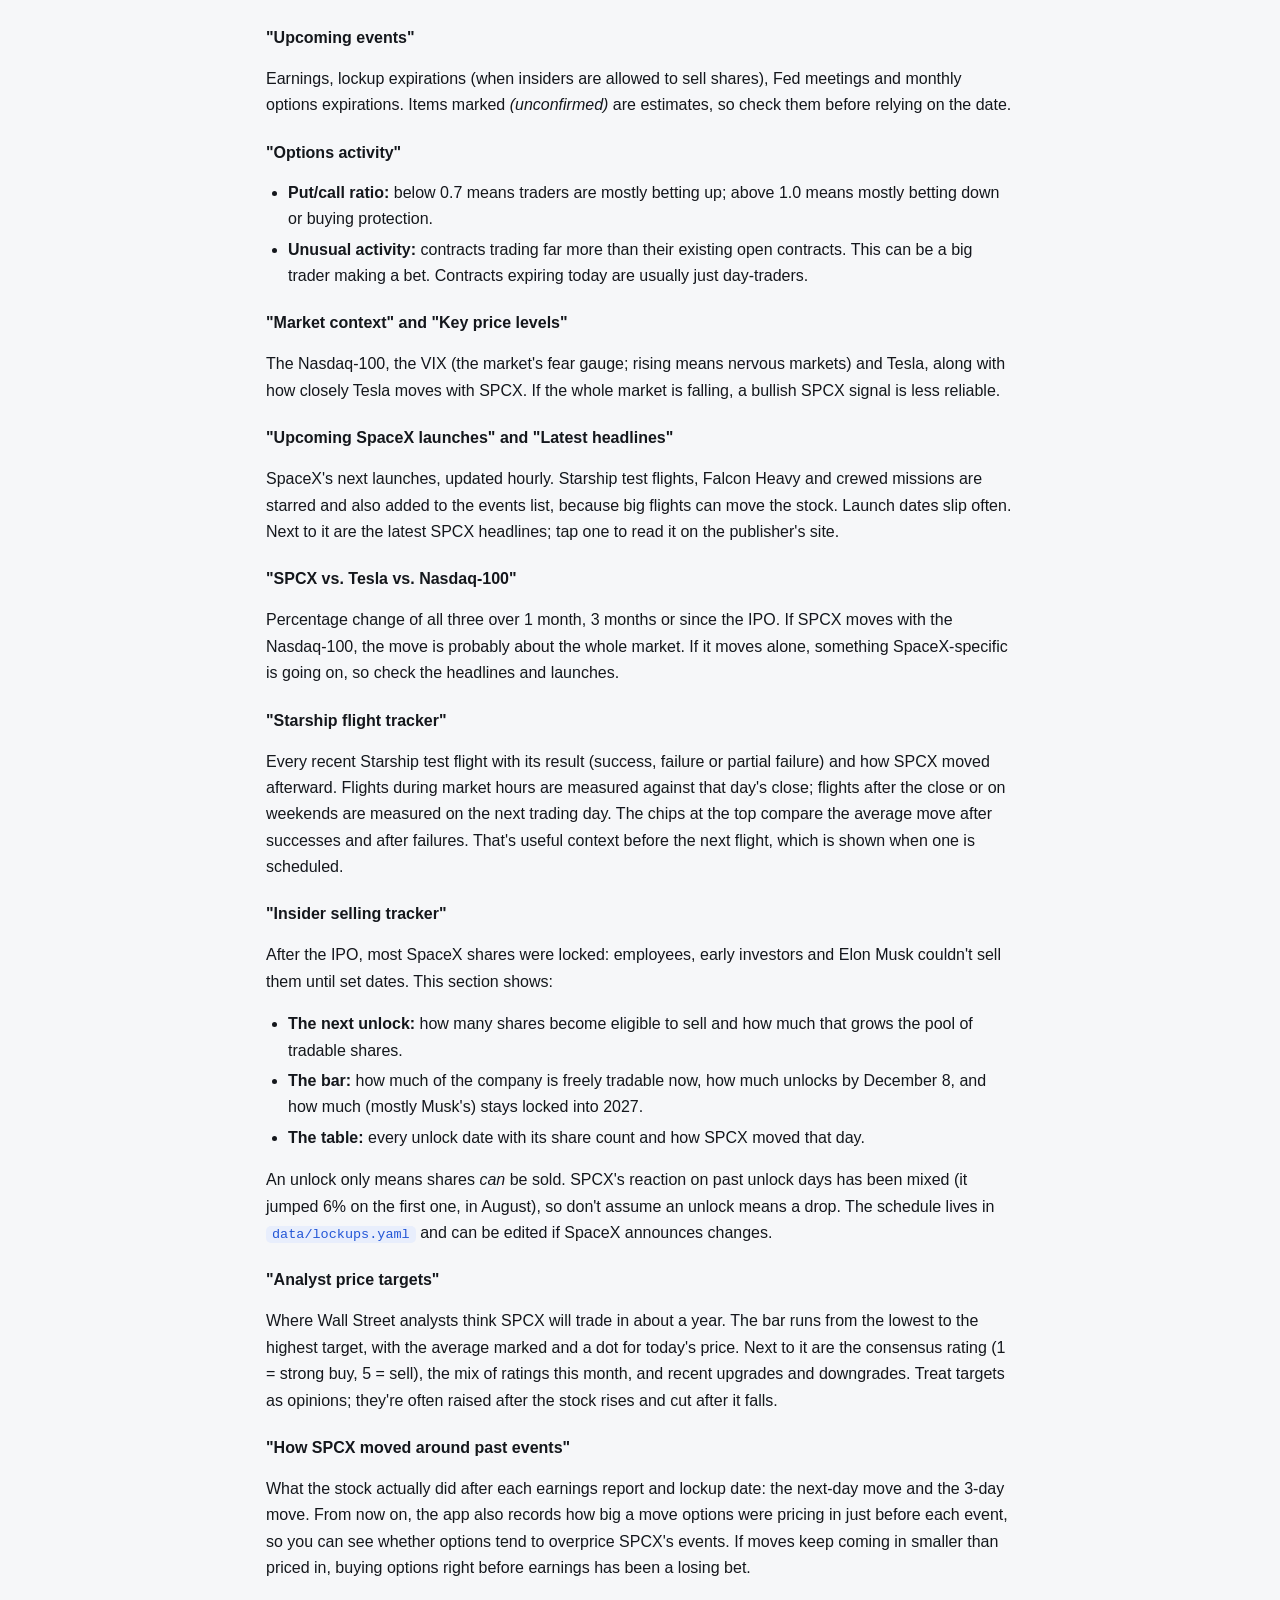
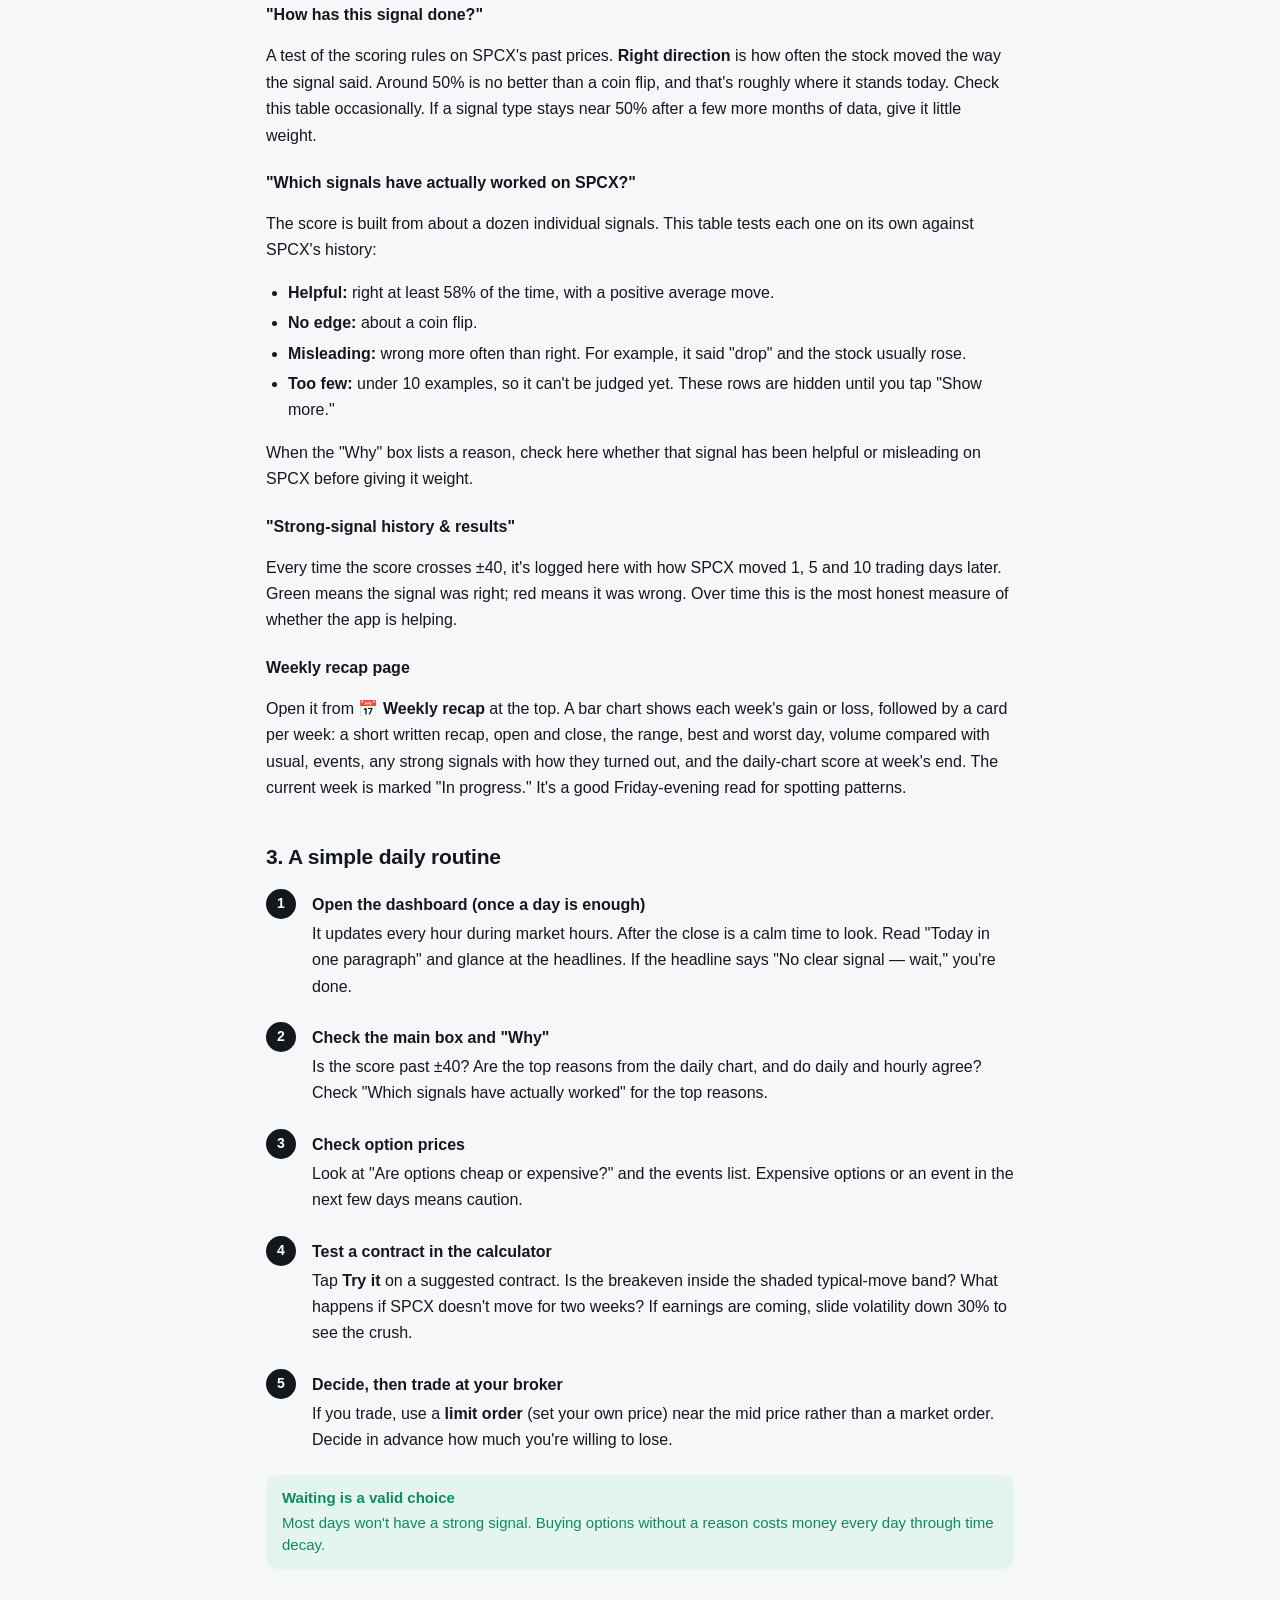
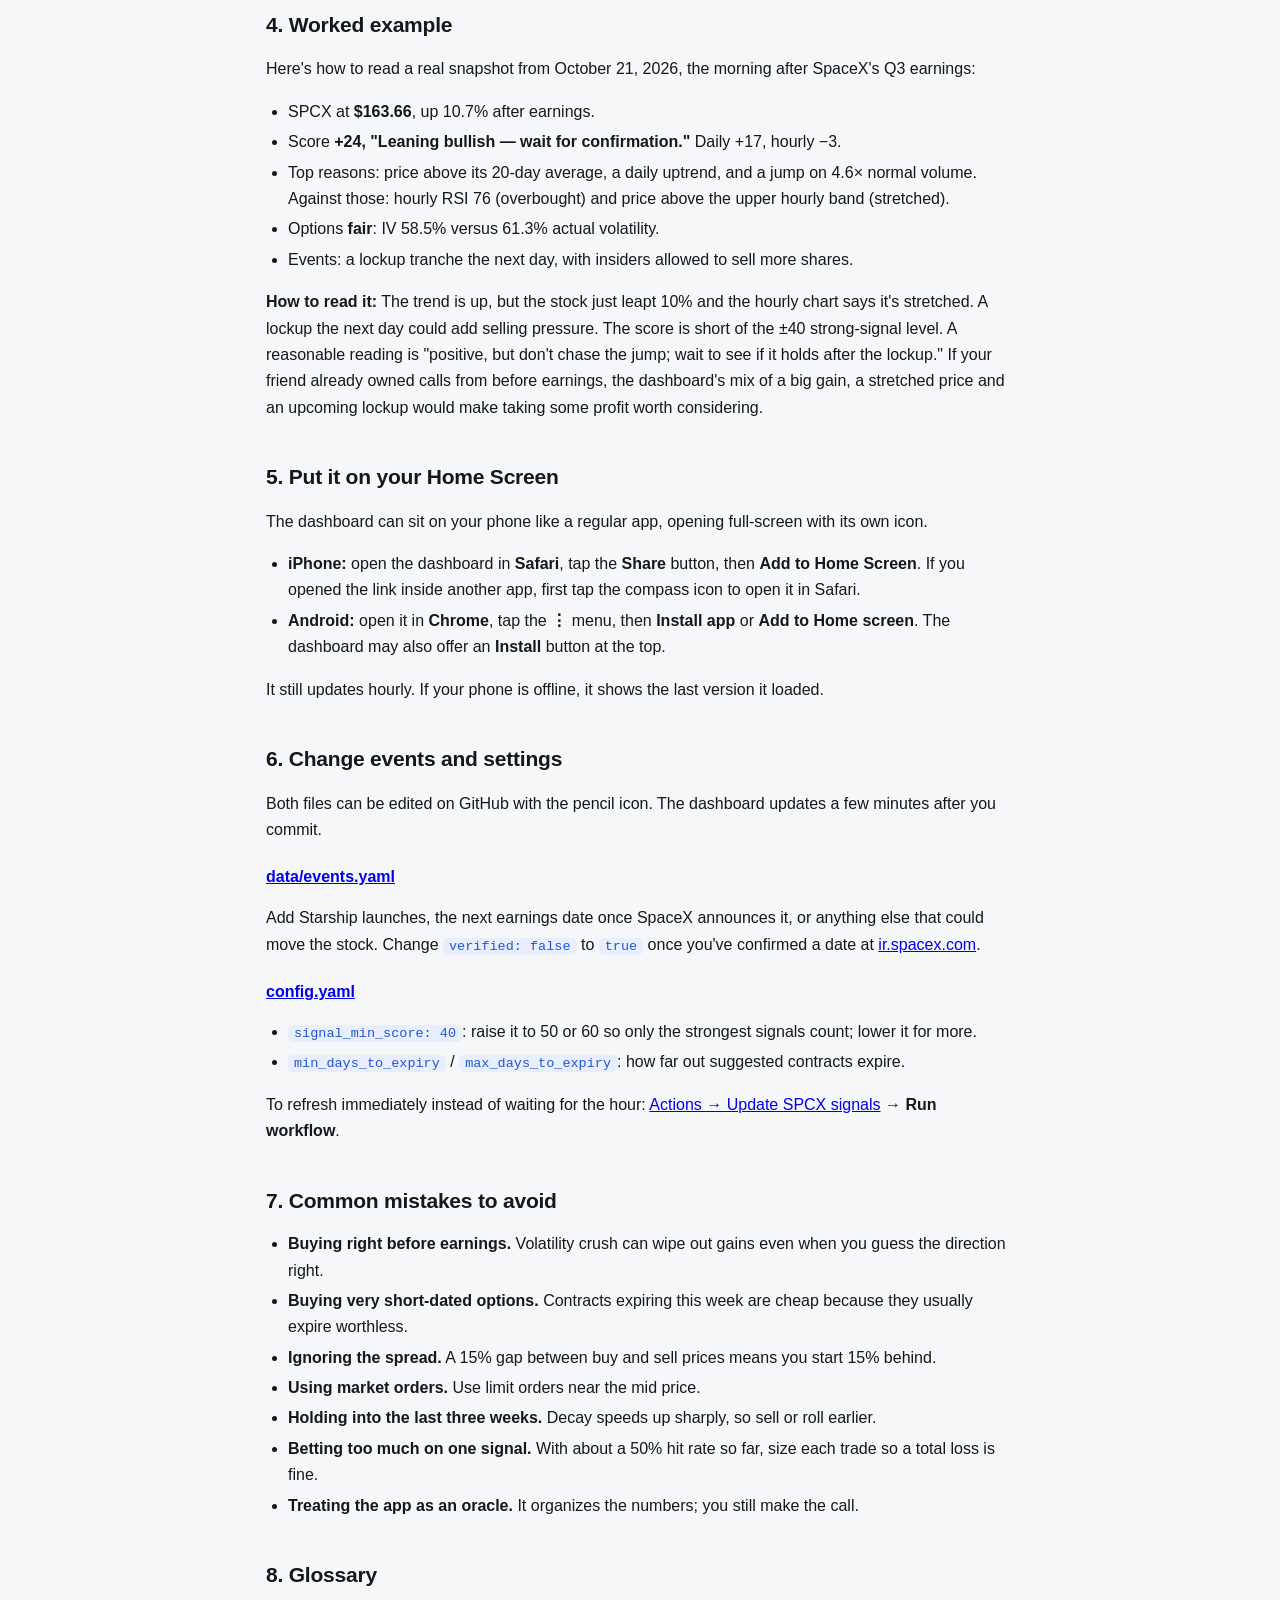
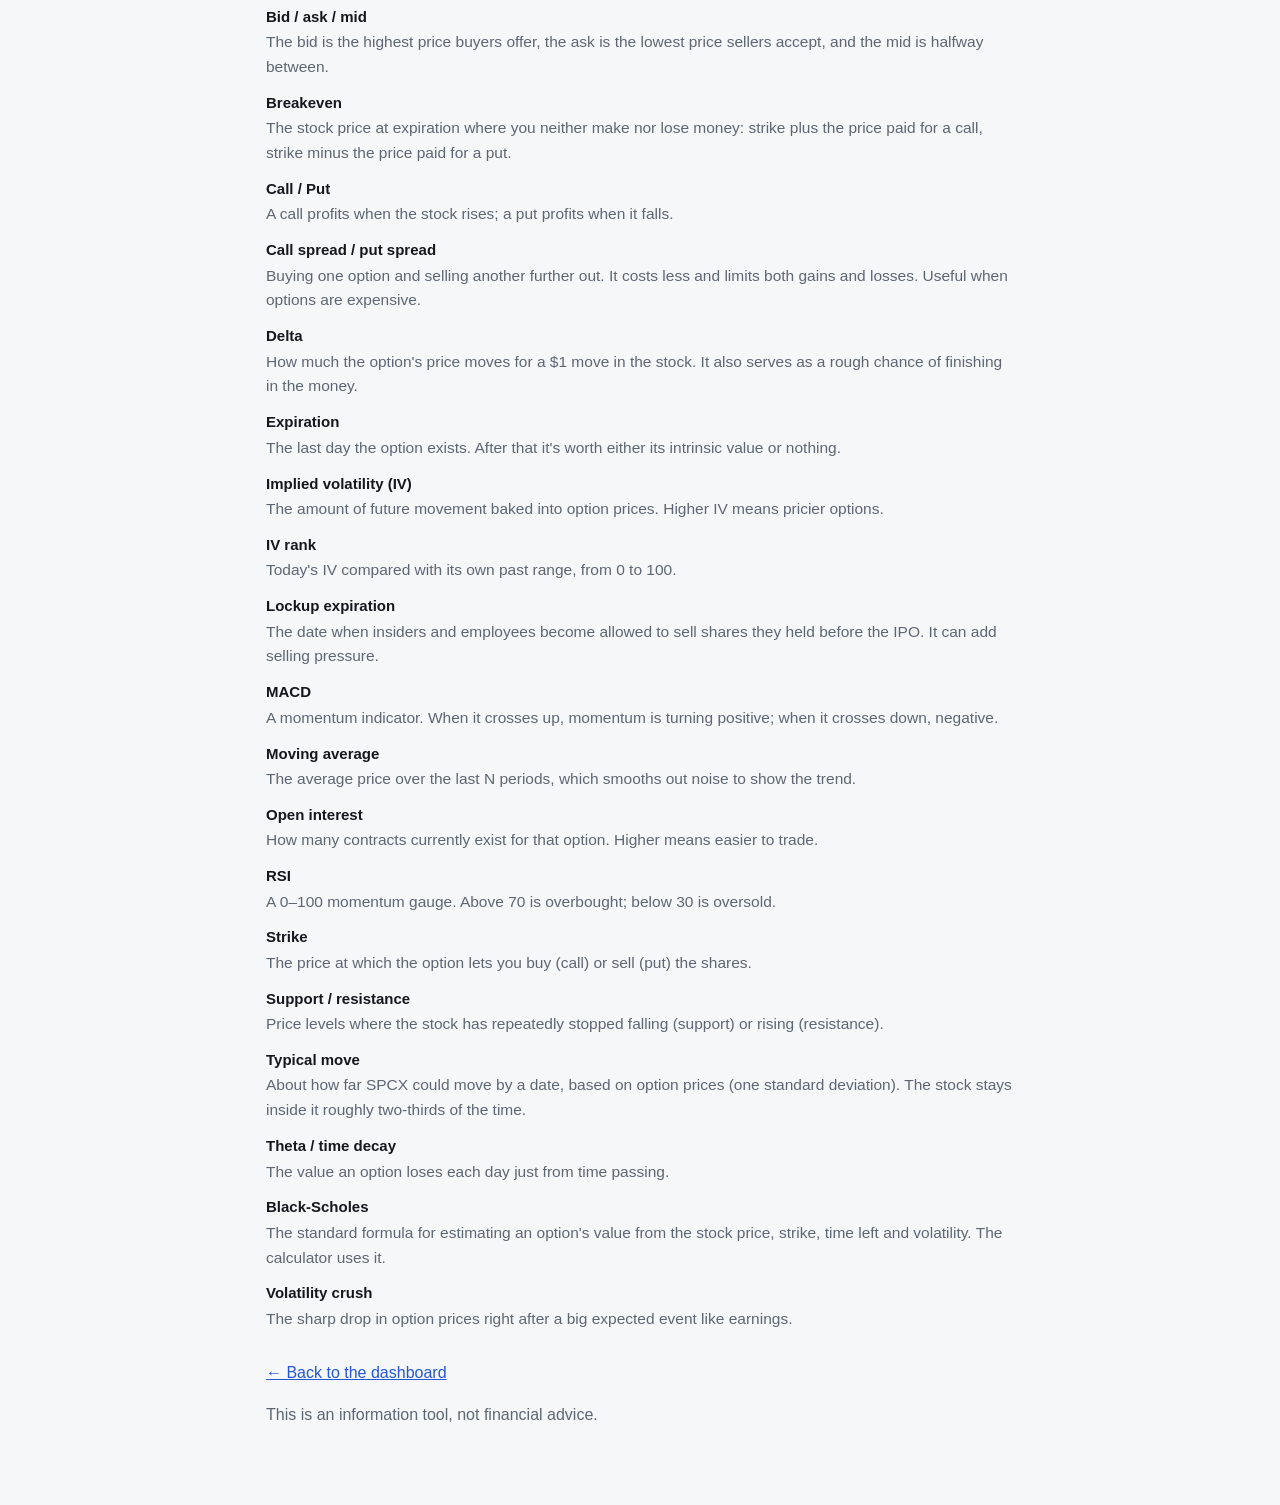
<file: docs/guide.html>
<!doctype html>
<html lang="en">
<head>
<meta charset="utf-8">
<meta name="viewport" content="width=device-width, initial-scale=1, viewport-fit=cover">
<title>How to Use SPCX Signals</title>
<link rel="icon" type="image/png" sizes="32x32" href="icons/favicon-32.png">
<link rel="apple-touch-icon" href="icons/apple-touch-icon.png">
<link rel="manifest" href="manifest.webmanifest">
<meta name="apple-mobile-web-app-capable" content="yes">
<meta name="apple-mobile-web-app-title" content="SPCX">
<link rel="stylesheet" href="style.css">
<style>
  .guide { max-width: 780px; margin: 0 auto; padding: 20px 16px 60px; }
  .guide h1 { font-size: 28px; letter-spacing: -.02em; margin: 8px 0 6px; }
  .guide .lede { color: var(--muted); font-size: 17px; margin: 0 0 22px; }
  .guide h2 { font-size: 21px; margin: 40px 0 10px; letter-spacing: -.01em; scroll-margin-top: 16px; }
  .guide h3 { font-size: 16px; margin: 22px 0 6px; }
  .guide p, .guide li { font-size: 16px; line-height: 1.65; }
  .guide ol, .guide ul { padding-left: 22px; }
  .guide li { margin: 4px 0; }
  .guide code { font-family: var(--mono); font-size: 13.5px; background: var(--accent-bg); color: var(--accent); padding: 1px 6px; border-radius: 5px; }
  .guide pre { background: var(--card); border: 1px solid var(--line); border-radius: 10px; padding: 12px 14px; overflow-x: auto; font: 13.5px/1.55 var(--mono); }
  .guide pre code { background: none; color: var(--ink); padding: 0; }
  .back { font-size: 14px; color: var(--accent); text-decoration: none; }
  .toc { background: var(--card); border: 1px solid var(--line); border-radius: 14px; padding: 14px 18px; }
  .toc ol { margin: 6px 0 0; } .toc a { color: var(--accent); text-decoration: none; }
  .callout { border-radius: 12px; padding: 12px 16px; margin: 14px 0; font-size: 15px; }
  .callout.warn { background: var(--warn-bg); color: var(--warn); }
  .callout.tip { background: var(--up-bg); color: var(--up); }
  .callout.info { background: var(--accent-bg); color: var(--accent); }
  .callout strong { display: block; margin-bottom: 2px; }
  .step { display: grid; grid-template-columns: 34px 1fr; gap: 12px; margin: 16px 0; }
  .step .n { width: 30px; height: 30px; border-radius: 50%; background: var(--ink); color: var(--card); display: grid; place-items: center; font-weight: 700; font-size: 14px; }
  .step h3 { margin: 4px 0 4px; }
  .step p { margin: 0 0 6px; }
  .matrix { display: grid; grid-template-columns: auto 1fr 1fr; gap: 6px; font-size: 14.5px; margin: 12px 0; }
  .matrix div { background: var(--card); border: 1px solid var(--line); border-radius: 8px; padding: 10px 12px; }
  .matrix .h { background: transparent; border: 0; font-weight: 700; color: var(--muted); font-size: 12.5px; text-transform: uppercase; letter-spacing: .05em; align-self: end; }
  .matrix .rowh { font-weight: 700; display: flex; align-items: center; }
  .scorebar { display: grid; grid-template-columns: repeat(5, 1fr); gap: 4px; margin: 10px 0 4px; font-size: 13px; text-align: center; }
  .scorebar div { padding: 8px 4px; border-radius: 6px; font-weight: 600; }
  dl.gloss dt { font-weight: 700; margin-top: 12px; }
  dl.gloss dd { margin: 2px 0 0; color: var(--muted); font-size: 15.5px; line-height: 1.6; }
  .guide table { margin: 10px 0; } .guide td, .guide th { white-space: normal; vertical-align: top; } .guide p, .guide li, .guide dd { overflow-wrap: anywhere; }
  @media (max-width: 560px) { .matrix { grid-template-columns: 1fr; } .matrix .h:first-child { display: none; } .scorebar { grid-template-columns: 1fr; } }
</style>
</head>
<body>
<div class="guide">
  <a class="back" href="./">← Back to the dashboard</a>
  <h1>How to use SPCX Signals</h1>
  <p class="lede">A 10-minute walkthrough: what each part of the dashboard means, a simple daily routine. The app never sends messages; everything is on the dashboard.</p>

  <div class="callout warn"><strong>Read this first</strong>This app gives you information, not instructions. It never buys or sells anything. Its signals come from past price patterns, and in testing so far they've been right only about half the time. Options can lose 100% of what you pay. Every decision is yours.</div>

  <nav class="toc">
    <strong>Contents</strong>
    <ol>
      <li><a href="#basics">Options in two minutes</a></li>
      <li><a href="#tour">Tour of the dashboard</a></li>
      <li><a href="#routine">A simple daily routine</a></li>
      <li><a href="#example">Worked example</a></li>
      <li><a href="#homescreen">Put it on your Home Screen</a></li>
      <li><a href="#settings">Change events and settings</a></li>
      <li><a href="#mistakes">Common mistakes to avoid</a></li>
      <li><a href="#glossary">Glossary</a></li>
    </ol>
  </nav>

  <!-- ------------------------------------------------------------ -->
  <h2 id="basics">1. Options in two minutes</h2>
  <p>An option is a contract that gives you the right to buy or sell 100 shares of SPCX at a set price (the <strong>strike</strong>) until a set date (the <strong>expiration</strong>).</p>
  <ul>
    <li><strong>Call:</strong> profits if SPCX goes <em>up</em> past the strike.</li>
    <li><strong>Put:</strong> profits if SPCX goes <em>down</em> below the strike.</li>
    <li>Prices are quoted per share, so multiply by 100. An option quoted at <code>$3.25</code> costs <strong>$325</strong> per contract.</li>
    <li>If you buy an option, the most you can lose is what you paid.</li>
  </ul>
  <p>Three things decide whether an option makes money. Being right about the direction is only one of them:</p>
  <ol>
    <li><strong>Direction:</strong> did the stock move the way you bet?</li>
    <li><strong>Timing:</strong> did it move before time ran out? Options lose a little value every day (<em>time decay</em>), and the loss speeds up in the final three weeks.</li>
    <li><strong>Price paid:</strong> were options cheap or expensive when you bought? If you buy when options are pricey, you can be right about direction and still lose money.</li>
  </ol>
  <p>The dashboard is built around these three questions.</p>

  <!-- ------------------------------------------------------------ -->
  <h2 id="tour">2. Tour of the dashboard</h2>
  <p>Open the <a href="./">dashboard</a> and follow along from top to bottom.</p>

  <h3>The top bar</h3>
  <p>Shows SPCX's latest price, today's change and when the data was last updated. The <strong>📅 Weekly recap</strong> link opens a page with one summary card per week (see below). Tap any small <strong>ⓘ</strong> next to a heading or number for a one-sentence explanation of it. Updates run every hour while the market is open, and prices can be about 15 minutes behind. A yellow banner appears if the data is more than a day old.</p>

  <h3>"Today in one paragraph"</h3>
  <p>The quickest read. It's written automatically from the numbers each hour: where SPCX is, the trend, the score with its main caution, whether options are cheap or expensive, how big a move options expect, and what event is coming next. On a busy day, this plus the main box is enough.</p>

  <h3>"What conditions favor right now" (the main box)</h3>
  <p>This is the summary box. The big colored headline is the app's read on the situation, and the sentence below explains it. The bar underneath shows the <strong>direction score</strong>, from −100 to +100:</p>
  <div class="scorebar">
    <div style="background:var(--down);color:#fff">−100 to −40<br>Bearish</div>
    <div style="background:var(--down-bg);color:var(--down)">−39 to −20<br>Leaning bearish</div>
    <div style="background:var(--line)">−19 to +19<br>Neutral</div>
    <div style="background:var(--up-bg);color:var(--up)">+20 to +39<br>Leaning bullish</div>
    <div style="background:var(--up);color:#fff">+40 to +100<br>Bullish</div>
  </div>
  <p>The score adds up points from the daily chart, adds a smaller weight from the hourly chart, and gives a bonus when the two agree. A score of <strong>±40</strong> or more counts as a <strong>strong signal</strong>.</p>
  <p>The headline combines direction with option prices:</p>
  <div class="matrix">
    <div class="h"></div><div class="h">Options cheap or fair</div><div class="h">Options expensive</div>
    <div class="rowh">Bullish</div><div>"Conditions favor buying calls"</div><div>"Bullish, but options are pricey": consider a call spread, or wait</div>
    <div class="rowh">Bearish</div><div>"Conditions favor buying puts / selling calls you own"</div><div>"Bearish, but options are pricey": a good time to take profits on calls</div>
    <div class="rowh">Neutral</div><div>"No clear signal — wait"</div><div>"No clear direction; options expensive": not a time to buy</div>
  </div>

  <h3>"At a glance"</h3>
  <p>Colored tags sum up direction, option prices and the next major event. Below them:</p>
  <ul>
    <li><strong>Daily score / hourly score:</strong> if these point in opposite directions, the signal is weaker.</li>
    <li><strong>Expected move:</strong> how far the options market thinks SPCX could move by a given date. For example, <code>±$7.88 (±4.8%)</code> means option prices assume roughly a 4.8% swing either way. To profit from buying an option, the stock usually needs to move <em>more</em> than this.</li>
  </ul>

  <h3>The chart</h3>
  <p>Switch between <strong>Daily</strong> (one candle per day since the IPO) and <strong>Hourly</strong> (the last 30 trading days). Each candle is green if the price rose during that period and red if it fell.</p>
  <ul>
    <li><strong>Blue line:</strong> 20-period average, the short-term trend. Price above it is a good sign; below it is a weak one.</li>
    <li><strong>Orange line:</strong> 50-period average, the longer-term trend. Blue above orange means an uptrend.</li>
    <li><strong>Gray dotted lines (Bollinger bands):</strong> the normal price range. When price pushes outside them it's stretched and often snaps back.</li>
    <li><strong>Dashed horizontal lines:</strong> support (where buyers stepped in before) and resistance (where sellers did). The blue "IPO" line marks $135, a level traders watch.</li>
    <li><strong>Bars at the bottom:</strong> trading volume. Big moves on big volume matter more.</li>
    <li><strong>Purple line below the chart (RSI):</strong> above 70 is overbought and a pullback is more likely; below 30 is oversold and a bounce is more likely.</li>
  </ul>

  <h3>"Why — signals behind the score"</h3>
  <p>Every point in the score, in plain English and sorted by importance. Green numbers push toward bullish, red toward bearish. <strong>Read this before trusting the headline.</strong> If the biggest reasons are all hourly, the signal is short-term. If daily and hourly disagree, be cautious.</p>

  <h3>"Daily vs. hourly"</h3>
  <p>The same indicators side by side for both timeframes. The two lines worth checking most:</p>
  <ul>
    <li><strong>Volume vs. normal:</strong> <code>4.7×</code> means more than four times the usual trading, so something is happening.</li>
    <li><strong>Actual volatility:</strong> how much SPCX has really been moving, which you'll compare with option prices in the next box.</li>
  </ul>

  <h3>"Are options cheap or expensive?"</h3>
  <p>This box is often more useful than the direction score.</p>
  <ul>
    <li><strong>Implied volatility (IV):</strong> how much movement option prices assume, as a yearly percentage.</li>
    <li><strong>Actual volatility:</strong> how much the stock really moved over the last 20 days.</li>
    <li><strong>Implied ÷ actual:</strong> above <code>1.3×</code> means you're overpaying for options. Below <code>0.9×</code> means options are relatively cheap.</li>
    <li><strong>IV rank:</strong> where today's IV sits compared with SPCX's own history (0 is the cheapest it's been, 100 the most expensive). It needs 20 trading days of collected data before it appears.</li>
  </ul>
  <div class="callout info"><strong>Volatility crush</strong>Option prices swell before earnings because everyone expects a big move. Right after the announcement they often collapse, even when the stock moves the way you bet. When the box warns about an event within a few days, buying options to hold through it is risky.</div>

  <h3>"Contracts worth a look"</h3>
  <p>Up to three specific options for calls and three for puts. Use the tabs to switch. They're chosen to be easy to trade (small gap between buy and sell prices, plenty of open contracts) and about 45% likely to finish profitable (a delta near 0.45). Columns:</p>
  <table>
    <tr><th>Column</th><th>What it tells you</th></tr>
    <tr><td>Price (mid)</td><td>The middle of the buy and sell prices, per share</td></tr>
    <tr><td>Cost / max loss</td><td>What one contract costs, which is also the most you can lose</td></tr>
    <tr><td>Breakeven</td><td>Where SPCX must be at expiration for you to break even</td></tr>
    <tr><td>Delta</td><td>About how much the option moves per $1 move in SPCX, and a rough chance of finishing profitable</td></tr>
    <tr><td>Decay/day</td><td>Roughly what one contract loses each day if nothing else changes</td></tr>
    <tr><td>Spread</td><td>The gap between buy and sell prices. Under 5% is good; above 10% is costly</td></tr>
    <tr><td>Heads-up</td><td>Events (earnings, lockups) before this contract expires. Hover to see which</td></tr>
  </table>
  <p>These are starting points to look up at your broker, not recommendations. Tap <strong>Try it</strong> on any row to load that contract into the calculator.</p>

  <h3>"What if" payoff calculator</h3>
  <p>Shows roughly what an option would be worth at different SPCX prices and dates, so you can see the risk before you buy.</p>
  <ol>
    <li>Choose <strong>Call</strong> or <strong>Put</strong>, the <strong>expiration</strong> and the <strong>strike</strong>. The price fills in automatically; change it if your broker shows something different.</li>
    <li>Move the <strong>"Value on"</strong> slider to see how the option loses value as time passes. Slide it to the end to see the value at expiration.</li>
    <li>Move the <strong>volatility</strong> slider left to see the effect of volatility crush. After earnings, a drop of 20–40% is common.</li>
    <li>Touch or hover over the chart to read the profit or loss at any SPCX price.</li>
  </ol>
  <p>The <strong>blue line</strong> is the value on your chosen date and the <strong>dashed line</strong> is the value at expiration. The <strong>shaded band</strong> is the typical move options are pricing in by expiration. If the breakeven sits outside that band, you need a bigger-than-usual move to make money.</p>
  <p>Choose <strong>Spread</strong> to also sell a further-out option. It lowers the cost and caps the gain, which can make sense when options are expensive. All numbers are estimates from a standard pricing model; real prices will differ.</p>

  <h3>"Option chain heat map"</h3>
  <p>Every strike (rows) and expiration (columns) in one grid. Switch between <strong>Calls</strong> and <strong>Puts</strong>, and between <strong>Volume today</strong> (what traded today) and <strong>Open interest</strong> (contracts that already exist). Cells with stronger color have more contracts, which shows where traders are concentrating their bets. The outlined row is the strike nearest today's price. Tap any cell to load that contract into the calculator.</p>

  <h3>"Option prices over time"</h3>
  <p>The orange line is implied volatility (how expensive options are) and the gray line is how much SPCX actually moved. Dots mark earnings (E) and lockups (L). Implied volatility usually climbs before earnings and drops right after. The orange line started on Oct 21, 2026 and grows by one point each trading day.</p>

  <h3>"Upcoming events"</h3>
  <p>Earnings, lockup expirations (when insiders are allowed to sell shares), Fed meetings and monthly options expirations. Items marked <em>(unconfirmed)</em> are estimates, so check them before relying on the date.</p>

  <h3>"Options activity"</h3>
  <ul>
    <li><strong>Put/call ratio:</strong> below 0.7 means traders are mostly betting up; above 1.0 means mostly betting down or buying protection.</li>
    <li><strong>Unusual activity:</strong> contracts trading far more than their existing open contracts. This can be a big trader making a bet. Contracts expiring today are usually just day-traders.</li>
  </ul>

  <h3>"Market context" and "Key price levels"</h3>
  <p>The Nasdaq-100, the VIX (the market's fear gauge; rising means nervous markets) and Tesla, along with how closely Tesla moves with SPCX. If the whole market is falling, a bullish SPCX signal is less reliable.</p>

  <h3>"Upcoming SpaceX launches" and "Latest headlines"</h3>
  <p>SpaceX's next launches, updated hourly. Starship test flights, Falcon Heavy and crewed missions are starred and also added to the events list, because big flights can move the stock. Launch dates slip often. Next to it are the latest SPCX headlines; tap one to read it on the publisher's site.</p>

  <h3>"SPCX vs. Tesla vs. Nasdaq-100"</h3>
  <p>Percentage change of all three over 1 month, 3 months or since the IPO. If SPCX moves with the Nasdaq-100, the move is probably about the whole market. If it moves alone, something SpaceX-specific is going on, so check the headlines and launches.</p>

  <h3>"Starship flight tracker"</h3>
  <p>Every recent Starship test flight with its result (success, failure or partial failure) and how SPCX moved afterward. Flights during market hours are measured against that day's close; flights after the close or on weekends are measured on the next trading day. The chips at the top compare the average move after successes and after failures. That's useful context before the next flight, which is shown when one is scheduled.</p>

  <h3>"Insider selling tracker"</h3>
  <p>After the IPO, most SpaceX shares were locked: employees, early investors and Elon Musk couldn't sell them until set dates. This section shows:</p>
  <ul>
    <li><strong>The next unlock:</strong> how many shares become eligible to sell and how much that grows the pool of tradable shares.</li>
    <li><strong>The bar:</strong> how much of the company is freely tradable now, how much unlocks by December 8, and how much (mostly Musk's) stays locked into 2027.</li>
    <li><strong>The table:</strong> every unlock date with its share count and how SPCX moved that day.</li>
  </ul>
  <p>An unlock only means shares <em>can</em> be sold. SPCX's reaction on past unlock days has been mixed (it jumped 6% on the first one, in August), so don't assume an unlock means a drop. The schedule lives in <code>data/lockups.yaml</code> and can be edited if SpaceX announces changes.</p>

  <h3>"Analyst price targets"</h3>
  <p>Where Wall Street analysts think SPCX will trade in about a year. The bar runs from the lowest to the highest target, with the average marked and a dot for today's price. Next to it are the consensus rating (1 = strong buy, 5 = sell), the mix of ratings this month, and recent upgrades and downgrades. Treat targets as opinions; they're often raised after the stock rises and cut after it falls.</p>

  <h3>"How SPCX moved around past events"</h3>
  <p>What the stock actually did after each earnings report and lockup date: the next-day move and the 3-day move. From now on, the app also records how big a move options were pricing in just before each event, so you can see whether options tend to overprice SPCX's events. If moves keep coming in smaller than priced in, buying options right before earnings has been a losing bet.</p>

  <h3>"How has this signal done?"</h3>
  <p>A test of the scoring rules on SPCX's past prices. <strong>Right direction</strong> is how often the stock moved the way the signal said. Around 50% is no better than a coin flip, and that's roughly where it stands today. Check this table occasionally. If a signal type stays near 50% after a few more months of data, give it little weight.</p>

  <h3>"Which signals have actually worked on SPCX?"</h3>
  <p>The score is built from about a dozen individual signals. This table tests each one on its own against SPCX's history:</p>
  <ul>
    <li><strong>Helpful:</strong> right at least 58% of the time, with a positive average move.</li>
    <li><strong>No edge:</strong> about a coin flip.</li>
    <li><strong>Misleading:</strong> wrong more often than right. For example, it said "drop" and the stock usually rose.</li>
    <li><strong>Too few:</strong> under 10 examples, so it can't be judged yet. These rows are hidden until you tap "Show more."</li>
  </ul>
  <p>When the "Why" box lists a reason, check here whether that signal has been helpful or misleading on SPCX before giving it weight.</p>

  <h3>"Strong-signal history &amp; results"</h3>
  <p>Every time the score crosses ±40, it's logged here with how SPCX moved 1, 5 and 10 trading days later. Green means the signal was right; red means it was wrong. Over time this is the most honest measure of whether the app is helping.</p>

  <h3>Weekly recap page</h3>
  <p>Open it from <strong>📅 Weekly recap</strong> at the top. A bar chart shows each week's gain or loss, followed by a card per week: a short written recap, open and close, the range, best and worst day, volume compared with usual, events, any strong signals with how they turned out, and the daily-chart score at week's end. The current week is marked "In progress." It's a good Friday-evening read for spotting patterns.</p>

  <!-- ------------------------------------------------------------ -->
  <h2 id="routine">3. A simple daily routine</h2>
  <div class="step"><div class="n">1</div><div><h3>Open the dashboard (once a day is enough)</h3><p>It updates every hour during market hours. After the close is a calm time to look. Read "Today in one paragraph" and glance at the headlines. If the headline says "No clear signal — wait," you're done.</p></div></div>
  <div class="step"><div class="n">2</div><div><h3>Check the main box and "Why"</h3><p>Is the score past ±40? Are the top reasons from the daily chart, and do daily and hourly agree? Check "Which signals have actually worked" for the top reasons.</p></div></div>
  <div class="step"><div class="n">3</div><div><h3>Check option prices</h3><p>Look at "Are options cheap or expensive?" and the events list. Expensive options or an event in the next few days means caution.</p></div></div>
  <div class="step"><div class="n">4</div><div><h3>Test a contract in the calculator</h3><p>Tap <strong>Try it</strong> on a suggested contract. Is the breakeven inside the shaded typical-move band? What happens if SPCX doesn't move for two weeks? If earnings are coming, slide volatility down 30% to see the crush.</p></div></div>
  <div class="step"><div class="n">5</div><div><h3>Decide, then trade at your broker</h3><p>If you trade, use a <strong>limit order</strong> (set your own price) near the mid price rather than a market order. Decide in advance how much you're willing to lose.</p></div></div>
  <div class="callout tip"><strong>Waiting is a valid choice</strong>Most days won't have a strong signal. Buying options without a reason costs money every day through time decay.</div>

  <!-- ------------------------------------------------------------ -->
  <h2 id="example">4. Worked example</h2>
  <p>Here's how to read a real snapshot from October 21, 2026, the morning after SpaceX's Q3 earnings:</p>
  <ul>
    <li>SPCX at <strong>$163.66</strong>, up 10.7% after earnings.</li>
    <li>Score <strong>+24, "Leaning bullish — wait for confirmation."</strong> Daily +17, hourly −3.</li>
    <li>Top reasons: price above its 20-day average, a daily uptrend, and a jump on 4.6× normal volume. Against those: hourly RSI 76 (overbought) and price above the upper hourly band (stretched).</li>
    <li>Options <strong>fair</strong>: IV 58.5% versus 61.3% actual volatility.</li>
    <li>Events: a lockup tranche the next day, with insiders allowed to sell more shares.</li>
  </ul>
  <p><strong>How to read it:</strong> The trend is up, but the stock just leapt 10% and the hourly chart says it's stretched. A lockup the next day could add selling pressure. The score is short of the ±40 strong-signal level. A reasonable reading is "positive, but don't chase the jump; wait to see if it holds after the lockup." If your friend already owned calls from before earnings, the dashboard's mix of a big gain, a stretched price and an upcoming lockup would make taking some profit worth considering.</p>

  <!-- ------------------------------------------------------------ -->
  <h2 id="homescreen">5. Put it on your Home Screen</h2>
  <p>The dashboard can sit on your phone like a regular app, opening full-screen with its own icon.</p>
  <ul>
    <li><strong>iPhone:</strong> open the dashboard in <strong>Safari</strong>, tap the <strong>Share</strong> button, then <strong>Add to Home Screen</strong>. If you opened the link inside another app, first tap the compass icon to open it in Safari.</li>
    <li><strong>Android:</strong> open it in <strong>Chrome</strong>, tap the <strong>⋮</strong> menu, then <strong>Install app</strong> or <strong>Add to Home screen</strong>. The dashboard may also offer an <strong>Install</strong> button at the top.</li>
  </ul>
  <p>It still updates hourly. If your phone is offline, it shows the last version it loaded.</p>

  <!-- ------------------------------------------------------------ -->
  <h2 id="settings">6. Change events and settings</h2>
  <p>Both files can be edited on GitHub with the pencil icon. The dashboard updates a few minutes after you commit.</p>
  <h3><a href="https://github.com/DYunck/spacex/edit/main/data/events.yaml">data/events.yaml</a></h3>
  <p>Add Starship launches, the next earnings date once SpaceX announces it, or anything else that could move the stock. Change <code>verified: false</code> to <code>true</code> once you've confirmed a date at <a href="https://ir.spacex.com">ir.spacex.com</a>.</p>
  <h3><a href="https://github.com/DYunck/spacex/edit/main/config.yaml">config.yaml</a></h3>
  <ul>
    <li><code>signal_min_score: 40</code>: raise it to 50 or 60 so only the strongest signals count; lower it for more.</li>
    <li><code>min_days_to_expiry</code> / <code>max_days_to_expiry</code>: how far out suggested contracts expire.</li>
  </ul>
  <p>To refresh immediately instead of waiting for the hour: <a href="https://github.com/DYunck/spacex/actions/workflows/update.yml">Actions → Update SPCX signals</a> → <strong>Run workflow</strong>.</p>

  <!-- ------------------------------------------------------------ -->
  <h2 id="mistakes">7. Common mistakes to avoid</h2>
  <ul>
    <li><strong>Buying right before earnings.</strong> Volatility crush can wipe out gains even when you guess the direction right.</li>
    <li><strong>Buying very short-dated options.</strong> Contracts expiring this week are cheap because they usually expire worthless.</li>
    <li><strong>Ignoring the spread.</strong> A 15% gap between buy and sell prices means you start 15% behind.</li>
    <li><strong>Using market orders.</strong> Use limit orders near the mid price.</li>
    <li><strong>Holding into the last three weeks.</strong> Decay speeds up sharply, so sell or roll earlier.</li>
    <li><strong>Betting too much on one signal.</strong> With about a 50% hit rate so far, size each trade so a total loss is fine.</li>
    <li><strong>Treating the app as an oracle.</strong> It organizes the numbers; you still make the call.</li>
  </ul>

  <!-- ------------------------------------------------------------ -->
  <h2 id="glossary">8. Glossary</h2>
  <dl class="gloss">
    <dt>Bid / ask / mid</dt><dd>The bid is the highest price buyers offer, the ask is the lowest price sellers accept, and the mid is halfway between.</dd>
    <dt>Breakeven</dt><dd>The stock price at expiration where you neither make nor lose money: strike plus the price paid for a call, strike minus the price paid for a put.</dd>
    <dt>Call / Put</dt><dd>A call profits when the stock rises; a put profits when it falls.</dd>
    <dt>Call spread / put spread</dt><dd>Buying one option and selling another further out. It costs less and limits both gains and losses. Useful when options are expensive.</dd>
    <dt>Delta</dt><dd>How much the option's price moves for a $1 move in the stock. It also serves as a rough chance of finishing in the money.</dd>
    <dt>Expiration</dt><dd>The last day the option exists. After that it's worth either its intrinsic value or nothing.</dd>
    <dt>Implied volatility (IV)</dt><dd>The amount of future movement baked into option prices. Higher IV means pricier options.</dd>
    <dt>IV rank</dt><dd>Today's IV compared with its own past range, from 0 to 100.</dd>
    <dt>Lockup expiration</dt><dd>The date when insiders and employees become allowed to sell shares they held before the IPO. It can add selling pressure.</dd>
    <dt>MACD</dt><dd>A momentum indicator. When it crosses up, momentum is turning positive; when it crosses down, negative.</dd>
    <dt>Moving average</dt><dd>The average price over the last N periods, which smooths out noise to show the trend.</dd>
    <dt>Open interest</dt><dd>How many contracts currently exist for that option. Higher means easier to trade.</dd>
    <dt>RSI</dt><dd>A 0–100 momentum gauge. Above 70 is overbought; below 30 is oversold.</dd>
    <dt>Strike</dt><dd>The price at which the option lets you buy (call) or sell (put) the shares.</dd>
    <dt>Support / resistance</dt><dd>Price levels where the stock has repeatedly stopped falling (support) or rising (resistance).</dd>
    <dt>Typical move</dt><dd>About how far SPCX could move by a date, based on option prices (one standard deviation). The stock stays inside it roughly two-thirds of the time.</dd>
    <dt>Theta / time decay</dt><dd>The value an option loses each day just from time passing.</dd>
    <dt>Black-Scholes</dt><dd>The standard formula for estimating an option's value from the stock price, strike, time left and volatility. The calculator uses it.</dd>
    <dt>Volatility crush</dt><dd>The sharp drop in option prices right after a big expected event like earnings.</dd>
  </dl>

  <footer>
    <p><a href="./">← Back to the dashboard</a></p>
    <p>This is an information tool, not financial advice.</p>
  </footer>
</div>
</body>
</html>
</file>
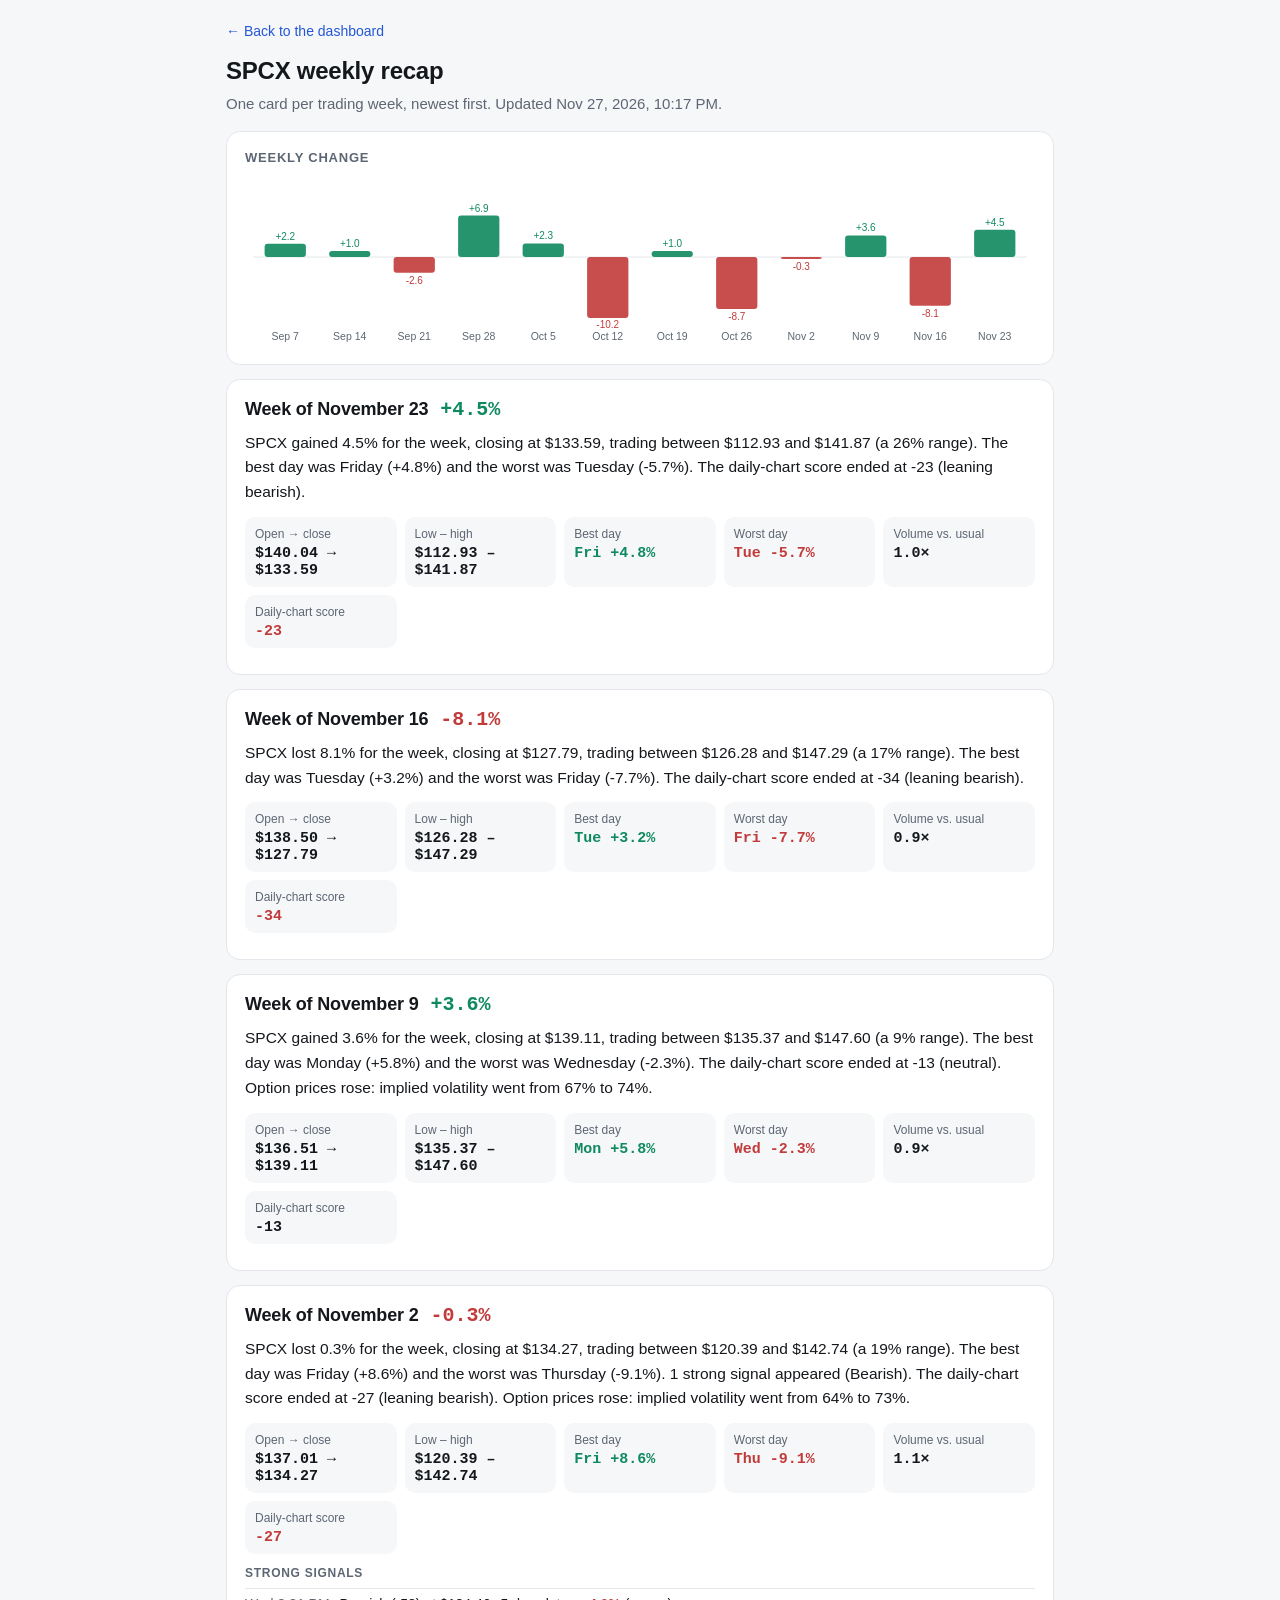
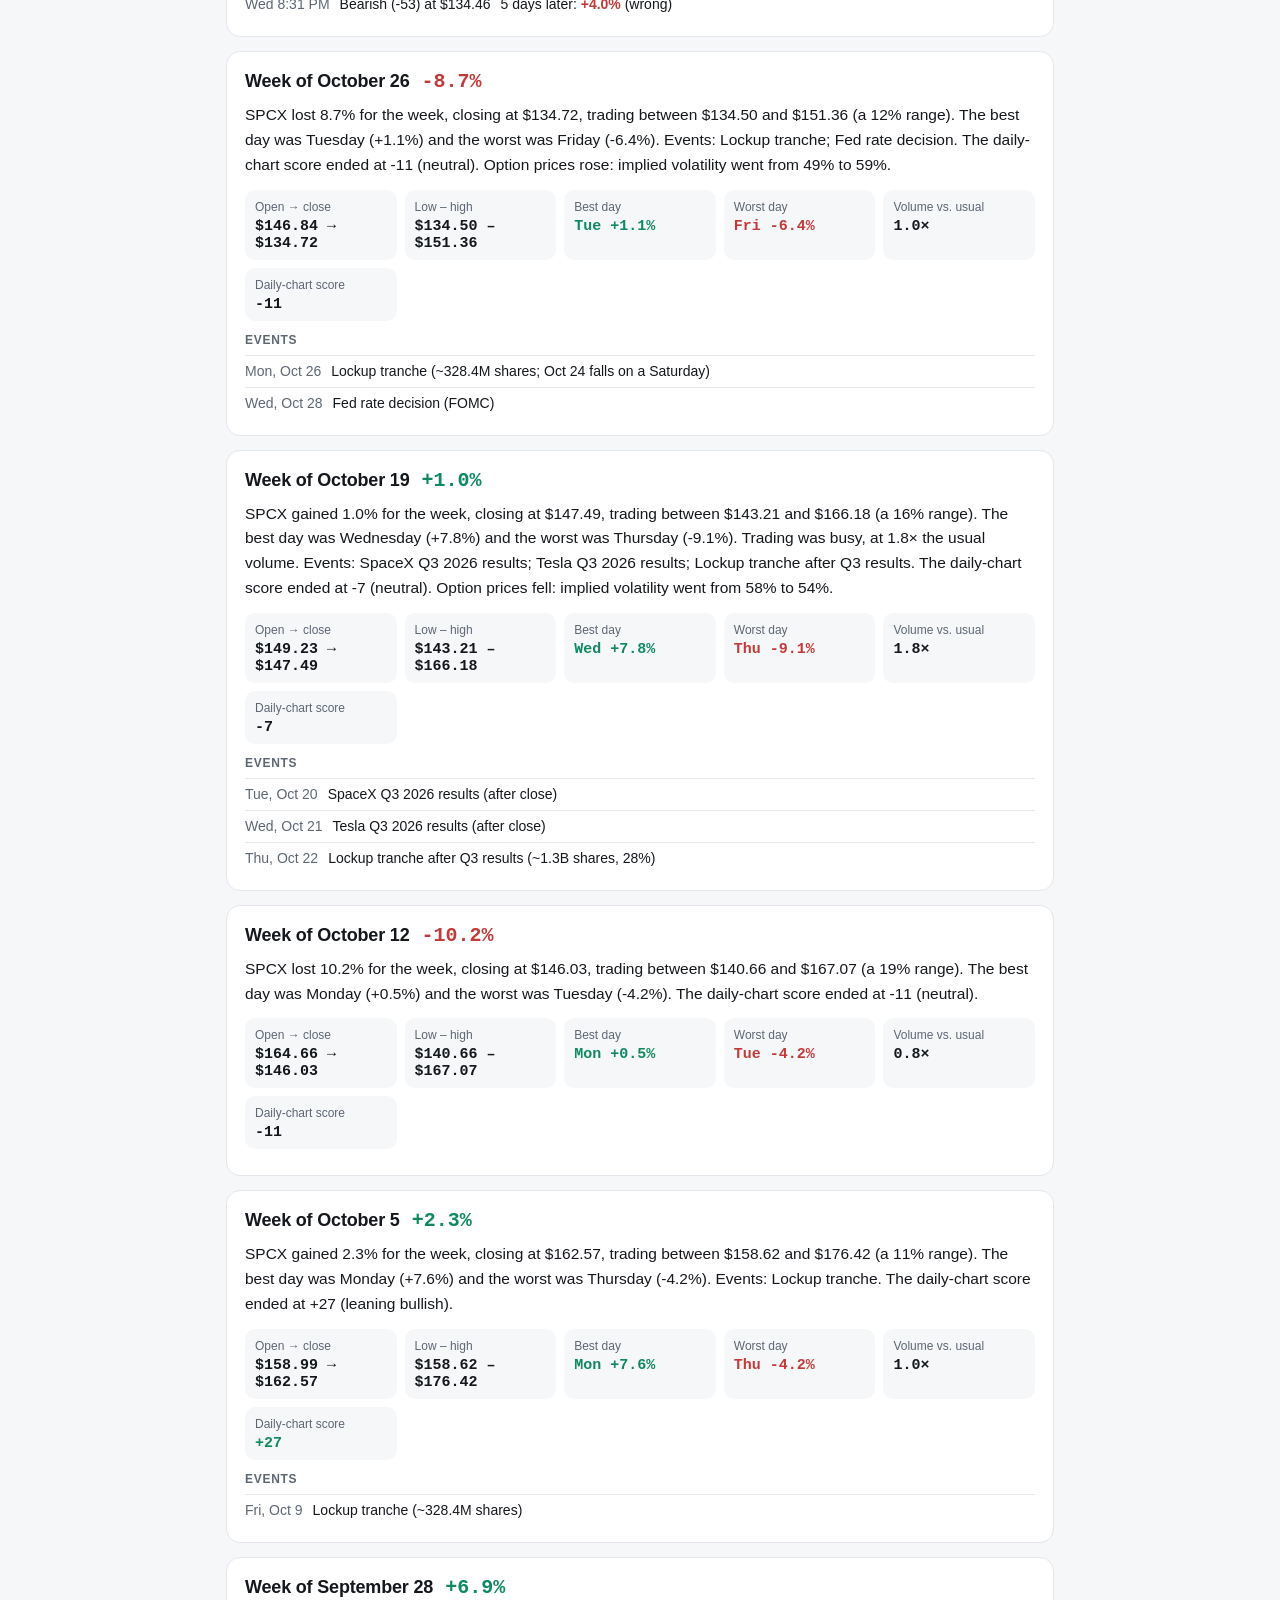
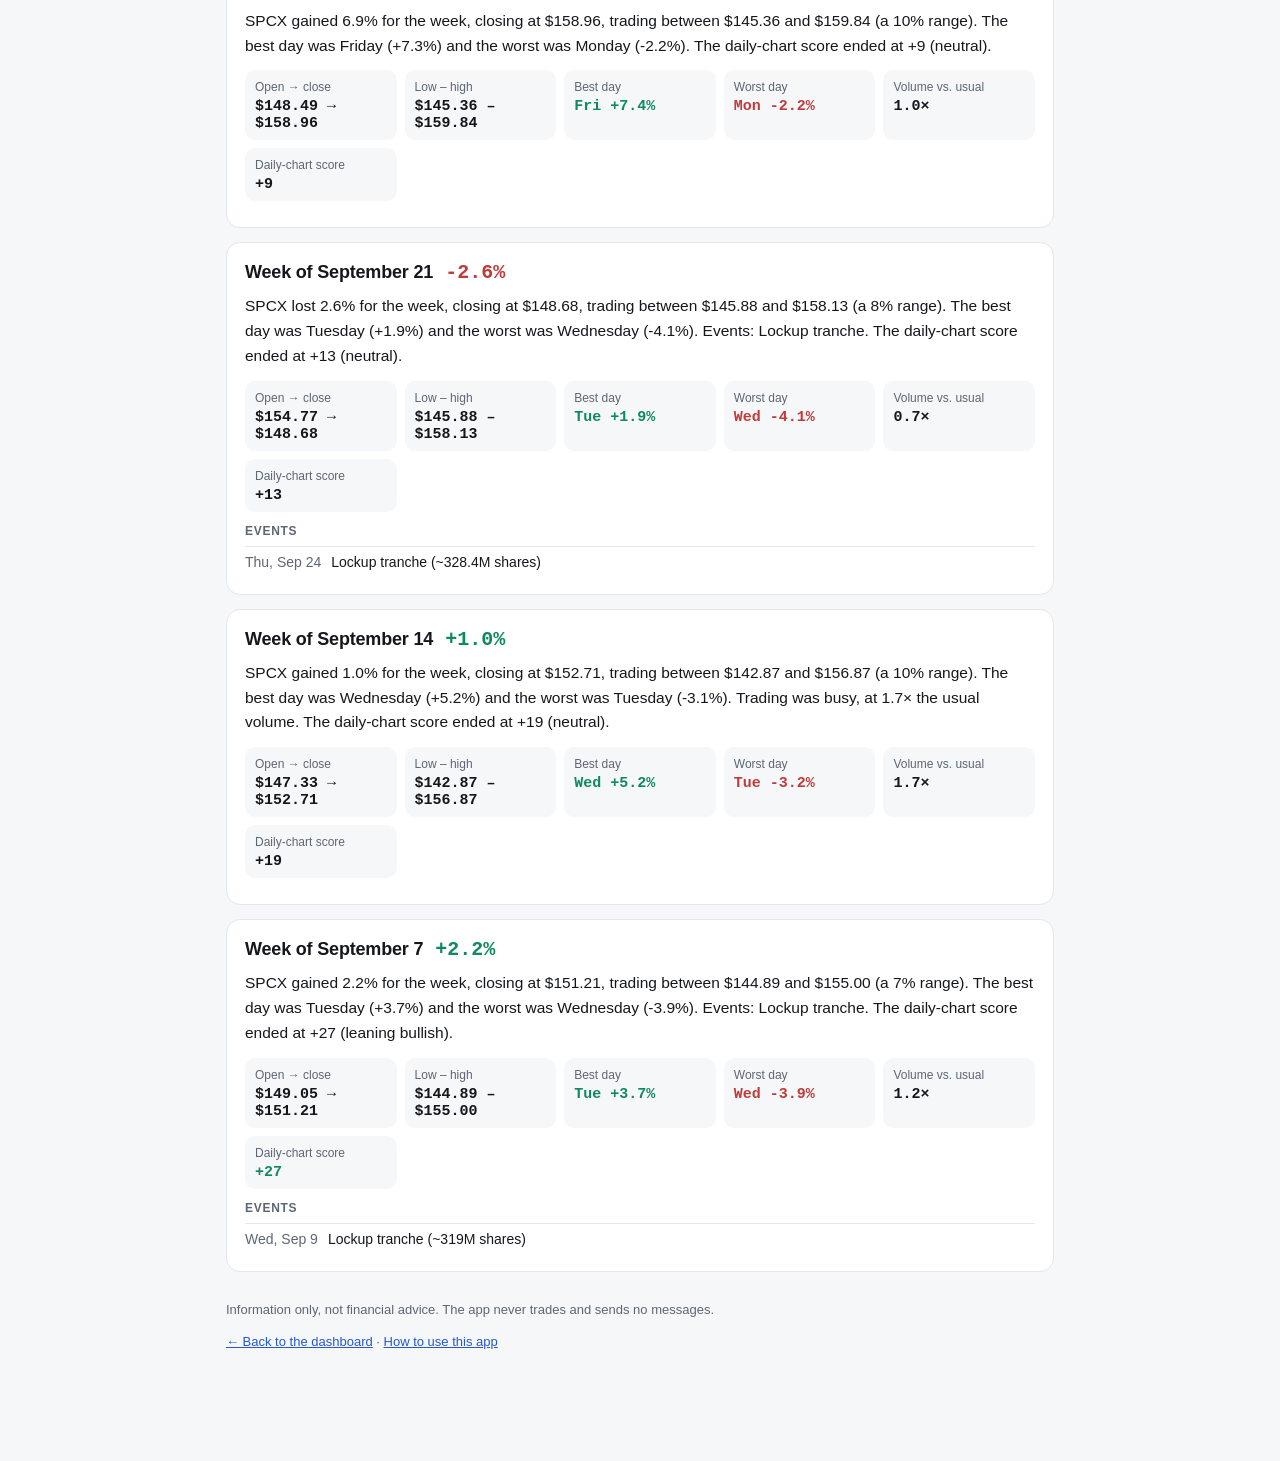
<file: docs/weekly.html>
<!doctype html>
<html lang="en">
<head>
<meta charset="utf-8">
<meta name="viewport" content="width=device-width, initial-scale=1, viewport-fit=cover">
<title>SPCX Weekly Recap</title>
<meta name="description" content="Week-by-week recap of SpaceX (SPCX) stock: moves, ranges, events and signals.">
<link rel="icon" type="image/png" sizes="32x32" href="icons/favicon-32.png">
<link rel="apple-touch-icon" href="icons/apple-touch-icon.png">
<link rel="manifest" href="manifest.webmanifest">
<meta name="apple-mobile-web-app-capable" content="yes">
<meta name="apple-mobile-web-app-title" content="SPCX">
<link rel="stylesheet" href="style.css">
<style>
  .wk-wrap { max-width: 860px; margin: 0 auto; padding: 20px 16px 60px; }
  .wk-wrap h1 { font-size: 24px; margin: 10px 0 4px; letter-spacing: -.01em; }
  .back { font-size: 14px; color: var(--accent); text-decoration: none; }
  .lede { color: var(--muted); margin: 0 0 16px; }
  .bars { width: 100%; height: 170px; display: block; }
  .wk { margin-top: 14px; }
  .wk-head { display: flex; flex-wrap: wrap; align-items: baseline; gap: 6px 12px; margin-bottom: 8px; }
  .wk-head h2 { font-size: 18px; margin: 0; text-transform: none; letter-spacing: -.01em; color: var(--ink); }
  .wk-chg { font: 700 20px var(--mono); }
  .wk-recap { font-size: 15.5px; line-height: 1.6; margin: 0 0 12px; }
  .wk-stats { display: grid; grid-template-columns: repeat(auto-fit, minmax(130px, 1fr)); gap: 8px; margin-bottom: 10px; }
  .wk-stats .stat .v { font-size: 15px; }
  .wk-list { list-style: none; padding: 0; margin: 6px 0 0; font-size: 14px; }
  .wk-list li { padding: 5px 0; border-top: 1px solid var(--line); display: flex; gap: 10px; flex-wrap: wrap; }
  .wk-sub { font-size: 12px; text-transform: uppercase; letter-spacing: .06em; color: var(--muted); font-weight: 600; margin-top: 10px; }
</style>
</head>
<body>
<div class="wk-wrap">
  <a class="back" href="./">← Back to the dashboard</a>
  <h1>SPCX weekly recap</h1>
  <p class="lede" id="lede">Loading…</p>
  <div id="banners"></div>
  <section class="card">
    <h2>Weekly change</h2>
    <svg class="bars" id="bars" role="img" aria-label="Weekly percentage change bar chart"></svg>
  </section>
  <div id="weeks"></div>
  <footer>
    <p>Information only, not financial advice. The app never trades and sends no messages.</p>
    <p><a href="./">← Back to the dashboard</a> · <a href="guide.html">How to use this app</a></p>
  </footer>
</div>
<script src="weekly.js"></script>
</body>
</html>
</file>
<file: docs/style.css>
:root {
  --bg: #f6f7f9; --card: #ffffff; --ink: #14171c; --muted: #5d6673; --line: #e3e6eb;
  --up: #0f8a5f; --up-bg: #e3f5ee; --down: #c23b3b; --down-bg: #fbe9e9;
  --warn: #9a6200; --warn-bg: #fdf3dc; --accent: #2457d6; --accent-bg: #e8eefc;
  --chart-grid: #eef0f3;
  --mono: ui-monospace, SFMono-Regular, Menlo, Consolas, monospace;
}
@media (prefers-color-scheme: dark) {
  :root:not([data-theme="light"]) {
    --bg: #0e1116; --card: #161a21; --ink: #e8ebf0; --muted: #98a1ae; --line: #262c36;
    --up: #3fcf95; --up-bg: #12291f; --down: #f07070; --down-bg: #2c1515;
    --warn: #f0b84a; --warn-bg: #2b2210; --accent: #7aa2ff; --accent-bg: #18223a;
    --chart-grid: #1d222b;
  }
}
* { box-sizing: border-box; }
body { margin: 0; background: var(--bg); color: var(--ink);
  font: 15px/1.5 -apple-system, BlinkMacSystemFont, "Segoe UI", Inter, Roboto, sans-serif; }
.wrap { max-width: 1180px; margin: 0 auto; padding: 20px 16px 60px; }
header.top { display: flex; flex-wrap: wrap; align-items: baseline; gap: 6px 18px; margin-bottom: 16px; }
header.top h1 { font-size: 20px; margin: 0; letter-spacing: -.01em; }
.price { font: 600 30px/1 var(--mono); }
.chg { font: 600 15px var(--mono); }
.updated { color: var(--muted); font-size: 13px; margin-left: auto; }
.banner { padding: 10px 14px; border-radius: 10px; margin-bottom: 14px; font-size: 14px; }
.banner.warn { background: var(--warn-bg); color: var(--warn); }
.grid { display: grid; gap: 14px; grid-template-columns: repeat(12, 1fr); }
.card { background: var(--card); border: 1px solid var(--line); border-radius: 14px; padding: 16px 18px; min-width: 0; }
.span12 { grid-column: span 12; } .span8 { grid-column: span 8; } .span6 { grid-column: span 6; } .span4 { grid-column: span 4; }
@media (max-width: 900px) { .span8, .span6, .span4 { grid-column: span 12; } }
.card h2 { font-size: 13px; text-transform: uppercase; letter-spacing: .06em; color: var(--muted); margin: 0 0 10px; font-weight: 600; }
.hero { display: grid; grid-template-columns: 1.4fr 1fr; gap: 18px; }
@media (max-width: 700px) { .hero { grid-template-columns: 1fr; } }
.stance { font-size: 24px; font-weight: 700; letter-spacing: -.01em; margin: 2px 0 6px; }
.stance.up { color: var(--up); } .stance.down { color: var(--down); }
.detail { color: var(--muted); margin: 0 0 12px; }
.gauge { position: relative; height: 10px; border-radius: 6px;
  background: linear-gradient(90deg, var(--down) 0%, var(--down-bg) 30%, var(--line) 50%, var(--up-bg) 70%, var(--up) 100%); }
.gauge .needle { position: absolute; top: -5px; width: 4px; height: 20px; background: var(--ink); border-radius: 2px; transform: translateX(-2px); }
.gauge-labels { display: flex; justify-content: space-between; font-size: 12px; color: var(--muted); margin-top: 6px; }
.chips { display: flex; flex-wrap: wrap; gap: 8px; }
.chip { display: inline-block; padding: 3px 10px; border-radius: 999px; font-size: 13px; font-weight: 600; background: var(--accent-bg); color: var(--accent); }
.chip.up { background: var(--up-bg); color: var(--up); } .chip.down { background: var(--down-bg); color: var(--down); }
.chip.warn { background: var(--warn-bg); color: var(--warn); }
.kv { display: grid; grid-template-columns: auto 1fr; gap: 6px 14px; font-size: 14px; }
.kv dt { color: var(--muted); } .kv dd { margin: 0; text-align: right; font-family: var(--mono); }
ul.reasons { list-style: none; padding: 0; margin: 0; }
ul.reasons li { display: flex; gap: 10px; padding: 6px 0; border-bottom: 1px solid var(--line); font-size: 14px; }
ul.reasons li:last-child { border: 0; }
.pts { font: 600 13px var(--mono); min-width: 44px; text-align: right; }
.pos { color: var(--up); } .neg { color: var(--down); } .muted { color: var(--muted); }
.tabs { display: flex; gap: 6px; margin-bottom: 10px; }
.tabs button { border: 1px solid var(--line); background: transparent; color: var(--ink); padding: 5px 12px; border-radius: 8px; cursor: pointer; font: inherit; font-size: 13px; }
.tabs button.on { background: var(--ink); color: var(--card); border-color: var(--ink); }
#chart { height: 380px; } #rsi { height: 110px; margin-top: 6px; }
.legend { display: flex; flex-wrap: wrap; gap: 14px; font-size: 12px; color: var(--muted); margin-top: 8px; }
.legend i { display: inline-block; width: 14px; height: 3px; vertical-align: middle; margin-right: 5px; border-radius: 2px; }
.scroll { overflow-x: auto; }
table { width: 100%; border-collapse: collapse; font-size: 13.5px; }
th { text-align: left; color: var(--muted); font-weight: 600; font-size: 12px; padding: 6px 8px; border-bottom: 1px solid var(--line); white-space: nowrap; }
td { padding: 7px 8px; border-bottom: 1px solid var(--line); white-space: nowrap; }
td.n, th.n { text-align: right; font-family: var(--mono); }
tr:last-child td { border-bottom: 0; }
.note { font-size: 13px; color: var(--muted); margin: 10px 0 0; }
.ev-type { font-size: 11px; text-transform: uppercase; letter-spacing: .05em; font-weight: 700; }
footer { margin-top: 28px; font-size: 13px; color: var(--muted); }
footer a, .card a { color: var(--accent); }
.empty { color: var(--muted); font-size: 14px; padding: 8px 0; }
.guide-link { font-size: 13px; font-weight: 600; color: var(--accent); background: var(--accent-bg); padding: 4px 10px; border-radius: 999px; text-decoration: none; white-space: nowrap; }
.guide-link:hover { text-decoration: underline; }
#events td:nth-child(3) { white-space: normal; min-width: 180px; }

/* ---- today paragraph */
.today { font-size: 17px; line-height: 1.6; margin: 0; }
@media (max-width: 600px) { .today { font-size: 16px; } }

/* ---- install hint */
.banner.install { display: flex; align-items: center; gap: 10px; background: var(--accent-bg); color: var(--accent); }
.banner.install[hidden] { display: none; }
.banner.install span { flex: 1; }
.banner.install button { border: 0; background: transparent; color: inherit; font: inherit; cursor: pointer; }
.banner.install .inst { background: var(--accent); color: var(--card); padding: 4px 12px; border-radius: 8px; font-weight: 600; }
.banner.install .x { font-size: 22px; line-height: 1; padding: 0 4px; }

/* ---- Try it buttons */
button.try { border: 1px solid var(--accent); color: var(--accent); background: transparent; border-radius: 7px; padding: 2px 9px; font: inherit; font-size: 12.5px; font-weight: 600; cursor: pointer; }
button.try:hover { background: var(--accent-bg); }

/* ---- calculator */
.calc-controls { display: grid; grid-template-columns: repeat(auto-fit, minmax(150px, 1fr)); gap: 10px 14px; margin: 12px 0; }
.calc-controls label, .calc-sliders label { display: flex; flex-direction: column; gap: 5px; font-size: 12.5px; color: var(--muted); font-weight: 600; }
.calc-controls select, .calc-controls input { font: inherit; font-size: 15px; color: var(--ink); background: var(--bg); border: 1px solid var(--line); border-radius: 8px; padding: 7px 9px; width: 100%; min-width: 0; }
.seg { display: flex; border: 1px solid var(--line); border-radius: 8px; overflow: hidden; }
.seg button { flex: 1; min-width: 0; border: 0; background: transparent; color: var(--ink); font: inherit; font-size: 14px; padding: 7px 6px; cursor: pointer; white-space: nowrap; }
.seg button.on { background: var(--ink); color: var(--card); }
.calc-sliders { display: grid; grid-template-columns: 1fr 1fr; gap: 10px 22px; margin: 6px 0 14px; }
@media (max-width: 640px) { .calc-sliders { grid-template-columns: 1fr; } }
.calc-sliders b { color: var(--ink); }
.calc-sliders input[type=range] { width: 100%; accent-color: var(--accent); }
.calc-out { display: grid; grid-template-columns: 280px 1fr; gap: 16px; align-items: start; }
@media (max-width: 800px) { .calc-out { grid-template-columns: 1fr; } }
.calc-stats { display: grid; grid-template-columns: 1fr 1fr; gap: 8px; }
.stat { background: var(--bg); border-radius: 10px; padding: 8px 10px; }
.stat .k { font-size: 12px; color: var(--muted); }
.stat .v { font: 600 16px var(--mono); margin-top: 2px; }
.stat .v small { font-size: 12px; color: var(--muted); font-weight: 400; }
.calc-chart-wrap { min-width: 0; }
#c-chart { width: 100%; display: block; touch-action: pan-y; }
.calc-readout { font-size: 13px; color: var(--muted); min-height: 20px; margin-top: 4px; }
#c-table { margin-top: 10px; }
.calc-controls label[hidden] { display: none; }
.chip.dim { background: var(--line); color: var(--muted); }
.linkbtn { border: 0; background: none; color: var(--accent); font: inherit; font-size: 14px; font-weight: 600; padding: 8px 0 0; cursor: pointer; }

/* ---- launch splash (always dark; original artwork) */
.no-splash #splash { display: none; }
#splash { position: fixed; inset: 0; z-index: 1000; overflow: hidden; cursor: pointer; color: #e8ebf0;
  background: radial-gradient(120% 80% at 50% 110%, #24304a 0%, #0b0f17 55%, #05070b 100%);
  display: flex; flex-direction: column; align-items: center; justify-content: center;
  transition: opacity .55s ease, transform .55s ease; -webkit-tap-highlight-color: transparent; }
#splash.done { opacity: 0; transform: scale(1.04); pointer-events: none; }
.sp-stars, .sp-stars2 { position: absolute; inset: -50% 0 0 0; background-repeat: repeat;
  background-image:
    radial-gradient(1px 1px at 20px 30px, #fff, transparent), radial-gradient(1px 1px at 120px 80px, #cfe0ff, transparent),
    radial-gradient(1.5px 1.5px at 200px 160px, #fff, transparent), radial-gradient(1px 1px at 60px 210px, #fff, transparent),
    radial-gradient(1px 1px at 260px 40px, #fff8, transparent), radial-gradient(1.5px 1.5px at 300px 250px, #cfe0ff, transparent),
    radial-gradient(1px 1px at 160px 300px, #fff9, transparent);
  background-size: 320px 320px; animation: spDrift 6s linear infinite; opacity: .9; }
.sp-stars2 { background-size: 210px 210px; opacity: .5; animation-duration: 3.5s; }
@keyframes spDrift { to { transform: translateY(50%); } }
.sp-glow { position: absolute; left: 50%; bottom: -30vh; width: 120vw; height: 60vh; transform: translateX(-50%);
  background: radial-gradient(closest-side, rgba(255,140,60,.35), transparent); animation: spGlow 2.2s ease-out forwards; }
@keyframes spGlow { 0% { opacity: .2; } 30% { opacity: 1; } 100% { opacity: .15; } }
.sp-stage { position: relative; width: 200px; height: 46vh; min-height: 260px; }
.sp-rocket { position: absolute; left: 50%; bottom: 18px; margin-left: -30px; animation: spLaunch 1.9s cubic-bezier(.55,0,.75,.3) .2s forwards; }
.sp-rocket svg { display: block; filter: drop-shadow(0 0 14px rgba(255,170,80,.35)); }
@keyframes spLaunch {
  0% { transform: translate(0,0); }
  6% { transform: translate(-1px,1px); } 10% { transform: translate(1px,-1px); } 14% { transform: translate(-1px,0); } 18% { transform: translate(1px,1px); }
  100% { transform: translate(0,-120vh); } }
.sp-flame { transform-origin: 30px 126px; animation: spFlicker .09s steps(2) infinite alternate, spThrust 1.9s ease-in .2s forwards; }
@keyframes spFlicker { from { opacity: .85; } to { opacity: 1; } }
@keyframes spThrust { 0% { transform: scaleY(.55); } 20% { transform: scaleY(1.15); } 100% { transform: scaleY(1.6); } }
.sp-pad { position: absolute; left: 50%; bottom: 8px; width: 120px; height: 10px; margin-left: -60px; border-radius: 4px;
  background: linear-gradient(#3a4558, #1a212d); box-shadow: 0 0 30px rgba(255,140,60,.35); }
.sp-smoke { position: absolute; left: 50%; bottom: 6px; width: 0; height: 0; }
.sp-smoke i { position: absolute; width: 46px; height: 46px; border-radius: 50%; left: -23px; bottom: -10px;
  background: radial-gradient(circle at 40% 40%, rgba(230,235,245,.4), rgba(150,160,180,.1) 60%, transparent 70%);
  opacity: 0; animation: spPuff 1.8s ease-out forwards; }
.sp-smoke i:nth-child(1) { animation-delay: .3s; --dx: -90px; }
.sp-smoke i:nth-child(2) { animation-delay: .35s; --dx: 90px; }
.sp-smoke i:nth-child(3) { animation-delay: .45s; --dx: -45px; }
.sp-smoke i:nth-child(4) { animation-delay: .5s; --dx: 50px; }
.sp-smoke i:nth-child(5) { animation-delay: .55s; --dx: 0px; }
@keyframes spPuff { 0% { opacity: 0; transform: translate(0,0) scale(.4); } 25% { opacity: 1; }
  100% { opacity: 0; transform: translate(var(--dx), -20px) scale(2.6); } }
.sp-text { position: relative; text-align: center; margin-top: 8px; opacity: 0; animation: spIn .7s ease-out .9s forwards; }
@keyframes spIn { from { opacity: 0; transform: translateY(10px); } to { opacity: 1; transform: none; } }
.sp-title { font: 800 40px/1.05 var(--mono); letter-spacing: .08em; }
.sp-title span { font-family: -apple-system, BlinkMacSystemFont, "Segoe UI", Inter, sans-serif; font-weight: 300; letter-spacing: .02em; color: #9fb7ff; }
.sp-sub { margin-top: 8px; font-size: 13px; letter-spacing: .32em; text-transform: uppercase; color: #98a1ae; }
.sp-bar { width: 160px; height: 3px; margin: 18px auto 0; border-radius: 3px; background: rgba(255,255,255,.12); overflow: hidden; }
.sp-bar i { display: block; height: 100%; width: 40%; border-radius: 3px; background: linear-gradient(90deg, #3fcf95, #7aa2ff);
  animation: spLoad 1.1s ease-in-out infinite; }
#splash.ready .sp-bar i { animation: none; width: 100%; transition: width .3s; }
@keyframes spLoad { 0% { transform: translateX(-100%); } 100% { transform: translateX(260%); } }
.sp-skip { position: absolute; bottom: calc(22px + env(safe-area-inset-bottom)); font-size: 12px; color: #6b7480; letter-spacing: .05em;
  opacity: 0; animation: spIn .5s ease-out 1.4s forwards; }
@media (max-height: 560px) { .sp-stage { height: 38vh; min-height: 200px; } .sp-title { font-size: 32px; } }
@media (prefers-reduced-motion: reduce) {
  .sp-stars, .sp-stars2, .sp-rocket, .sp-flame, .sp-smoke i, .sp-glow, .sp-bar i { animation: none !important; }
  .sp-text, .sp-skip { animation: none; opacity: 1; }
}

/* ---- explain-this */
button.ex { display: inline-grid; place-items: center; width: 17px; height: 17px; margin-left: 4px; padding: 0; vertical-align: 1px;
  border: 1px solid currentColor; border-radius: 50%; background: transparent; color: var(--muted); opacity: .75;
  font: italic 700 11px/1 Georgia, "Times New Roman", serif; text-transform: none; letter-spacing: 0; cursor: pointer; }
button.ex:hover, button.ex:focus-visible { opacity: 1; color: var(--accent); }
.ex-pop { position: fixed; z-index: 500; background: var(--card); color: var(--ink); border: 1px solid var(--line); border-radius: 12px;
  padding: 12px 34px 12px 14px; box-shadow: 0 10px 30px rgba(0,0,0,.18); font-size: 14px; line-height: 1.5; }
.ex-pop[hidden] { display: none; }
.ex-pop strong { display: block; margin-bottom: 3px; }
.ex-pop p { margin: 0; color: var(--muted); }
.ex-close { position: absolute; top: 6px; right: 8px; border: 0; background: none; color: var(--muted); font-size: 20px; cursor: pointer; }

/* ---- header links */
.top-links { display: inline-flex; gap: 6px; flex-wrap: wrap; }

/* ---- heat map */
.hm-controls { display: flex; flex-wrap: wrap; gap: 10px; margin-bottom: 10px; }
.hm-controls .seg { min-width: 200px; }
.hm-scroll { max-height: 520px; overflow: auto; }
table.heatmap { border-collapse: separate; border-spacing: 2px; font-size: 12.5px; }
table.heatmap th { position: sticky; background: var(--card); z-index: 1; font-family: var(--mono); font-weight: 600; white-space: nowrap; }
table.heatmap thead th { top: 0; }
table.heatmap tbody th { left: 0; text-align: left; color: var(--ink); padding-right: 10px; }
table.heatmap td { text-align: center; font-family: var(--mono); padding: 6px 4px; min-width: 52px; border: 0; border-radius: 5px; color: var(--ink); }
table.heatmap td.hm-cell { cursor: pointer; }
table.heatmap td.hm-cell:hover { outline: 2px solid var(--accent); }
table.heatmap td.hm-dark { color: #fff; }
table.heatmap td.hm-empty { background: transparent; }
table.heatmap tr.hm-atm th { color: var(--accent); }
table.heatmap tr.hm-atm td { box-shadow: inset 0 2px 0 var(--accent), inset 0 -2px 0 var(--accent); }
.hm-now { font: 600 10.5px/1 -apple-system, sans-serif; color: var(--accent); }

/* ---- small charts, launches, news */
.minichart { height: 260px; }
tr.launch-big td { font-weight: 600; }
#launches td { white-space: normal; vertical-align: top; }
ul.news { list-style: none; padding: 0; margin: 0; }
ul.news li { padding: 8px 0; border-bottom: 1px solid var(--line); display: flex; flex-direction: column; gap: 2px; }
ul.news li:last-child { border: 0; }
ul.news a { color: var(--ink); text-decoration: none; font-weight: 600; line-height: 1.35; }
ul.news a:hover { color: var(--accent); text-decoration: underline; }
ul.news .muted { font-size: 12.5px; }

/* ---- Starship / lockups / analysts */
.callout-row { background: var(--accent-bg); color: var(--ink); border-radius: 10px; padding: 9px 12px; margin-bottom: 10px; font-size: 14.5px; }
.ss-detail { display: inline-block; white-space: normal; min-width: 220px; max-width: 520px; color: var(--muted); font-size: 13px; line-height: 1.45; }
.lk-next { display: flex; gap: 14px; align-items: center; background: var(--warn-bg); color: var(--ink); border-radius: 12px; padding: 12px 14px; margin-bottom: 14px; font-size: 14.5px; }
.lk-next .muted { color: var(--muted); }
.lk-count { font: 700 18px var(--mono); color: var(--warn); white-space: nowrap; }
@media (max-width: 560px) { .lk-next { flex-direction: column; align-items: flex-start; gap: 4px; } }
.lk-bar, .an-mixbar { display: flex; height: 28px; border-radius: 8px; overflow: hidden; gap: 2px; }
.lk-bar div, .an-mixbar div { display: flex; align-items: center; justify-content: center; min-width: 3px; }
.lk-bar span, .an-mixbar span { font: 600 12px var(--mono); color: #fff; text-shadow: 0 1px 2px rgba(0,0,0,.35); }
.an-grid { display: grid; grid-template-columns: 1.1fr 1fr; gap: 22px; }
@media (max-width: 860px) { .an-grid { grid-template-columns: 1fr; } }
h3.sub { font-size: 12.5px; text-transform: uppercase; letter-spacing: .06em; color: var(--muted); margin: 16px 0 8px; font-weight: 600; }
.an-grid > div:last-child h3.sub { margin-top: 0; }
.an-heads { display: flex; flex-wrap: wrap; gap: 10px; }
.an-big { background: var(--bg); border-radius: 10px; padding: 8px 12px; display: flex; flex-direction: column; min-width: 120px; flex: 1; }
.an-big span { font-size: 12.5px; }
.an-big b { font: 700 20px var(--mono); margin: 2px 0; }
.an-range { position: relative; margin: 26px 8px 50px; }
.an-track { position: relative; height: 8px; border-radius: 4px; background: var(--line); }
.an-fill { position: absolute; top: 0; height: 100%; border-radius: 4px; background: linear-gradient(90deg, var(--down), var(--warn), var(--up)); opacity: .55; }
.an-mark { position: absolute; top: -4px; transform: translateX(-50%); }
.an-mark i { display: block; width: 3px; height: 16px; margin: 0 auto; background: var(--ink); border-radius: 2px; }
.an-mark span { position: absolute; top: 20px; left: 50%; transform: translateX(-50%); font-size: 11.5px; color: var(--muted); text-align: center; white-space: nowrap; line-height: 1.25; }
.an-mark span b { color: var(--ink); font-family: var(--mono); }
.an-mark.lo span { transform: translateX(-20%); } .an-mark.hi span { transform: translateX(-80%); }
.an-now { position: absolute; top: -9px; transform: translateX(-50%); width: 14px; height: 14px; margin-top: 6px; border-radius: 50%; background: var(--accent); border: 3px solid var(--card); box-shadow: 0 0 0 1px var(--accent); }
.an-now span { position: absolute; bottom: 18px; left: 50%; transform: translateX(-50%); font: 600 11.5px var(--mono); color: var(--accent); white-space: nowrap; }
.an-grid > div { min-width: 0; }
</file>
